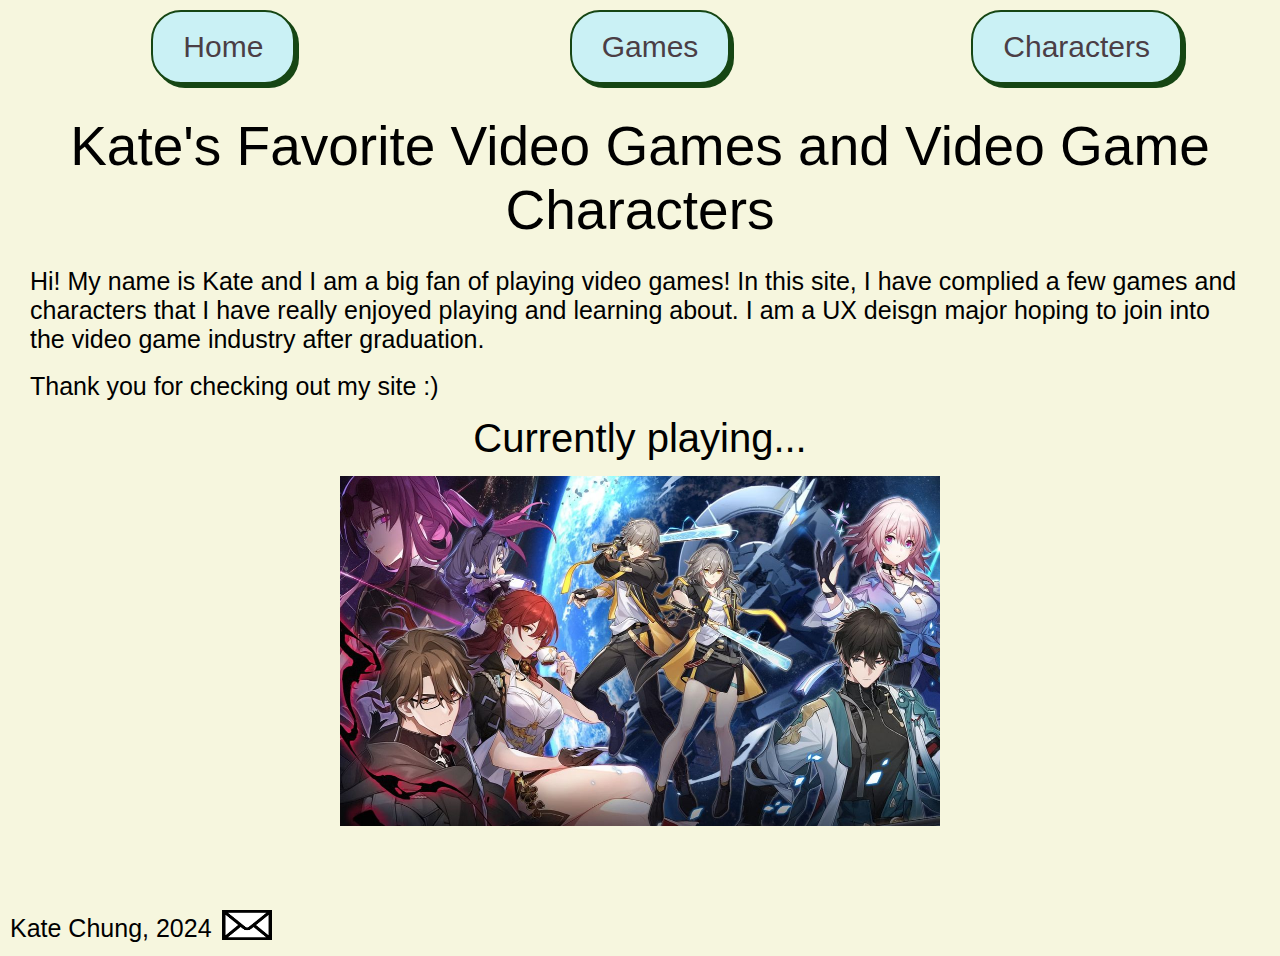
<file: index.html>
<!DOCTYPE html>
<html lang="en">
<head>
    <meta charset="UTF-8">
    <meta name="viewport" content="width=device-width, initial-scale=1.0">
    <link rel="stylesheet" href="css/reset.css">
    <link rel="stylesheet" href="css/style.css">
    <link rel="preconnect" href="https://fonts.googleapis.com">
    <title>Homepage</title>
</head>
<body>
    <a class = "skip" href = "#main">Skip to Main Content</a>
    <header>
        <nav>
            <ul class = "menu">
                <li><a href = "index.html"><button class = "active">Home</button></a></li>
                <li><a href = "games.html"><button>Games</button></a></li>
                <li><a href = "characters.html"><button>Characters</button></a></li>
            </ul>
        </nav>
        <h1>Kate's Favorite Video Games and Video Game Characters</h1>
    </header>
    <main id = "main">
        <div class = "grid-template">
            <div>
                <p class = "computer-border">Hi! My name is Kate and I am a big fan of playing video games! In this site, I have complied a few games and characters that I have really enjoyed playing and learning about. I am a UX deisgn major hoping to join into the video game industry after graduation.</p> <br>

                <p>Thank you for checking out my site :)</p>
            </div>
            <h2>Currently playing...</h2>
           <div id = "randImage">
                <img id = "randomImage" class = "computer-border">
           </div>
        </div>
    </main>
</body>
<footer class = "bottom-grid">
    <p>Kate Chung, 2024</p>
    <a href = "mailto:katchu@umich.edu"> <img class = "contact-icon" src = "images/mail_icon.jpeg" alt = "Email icon"> </a>
</footer>
<script src = "js/index.js"> </script>
</html>
</file>
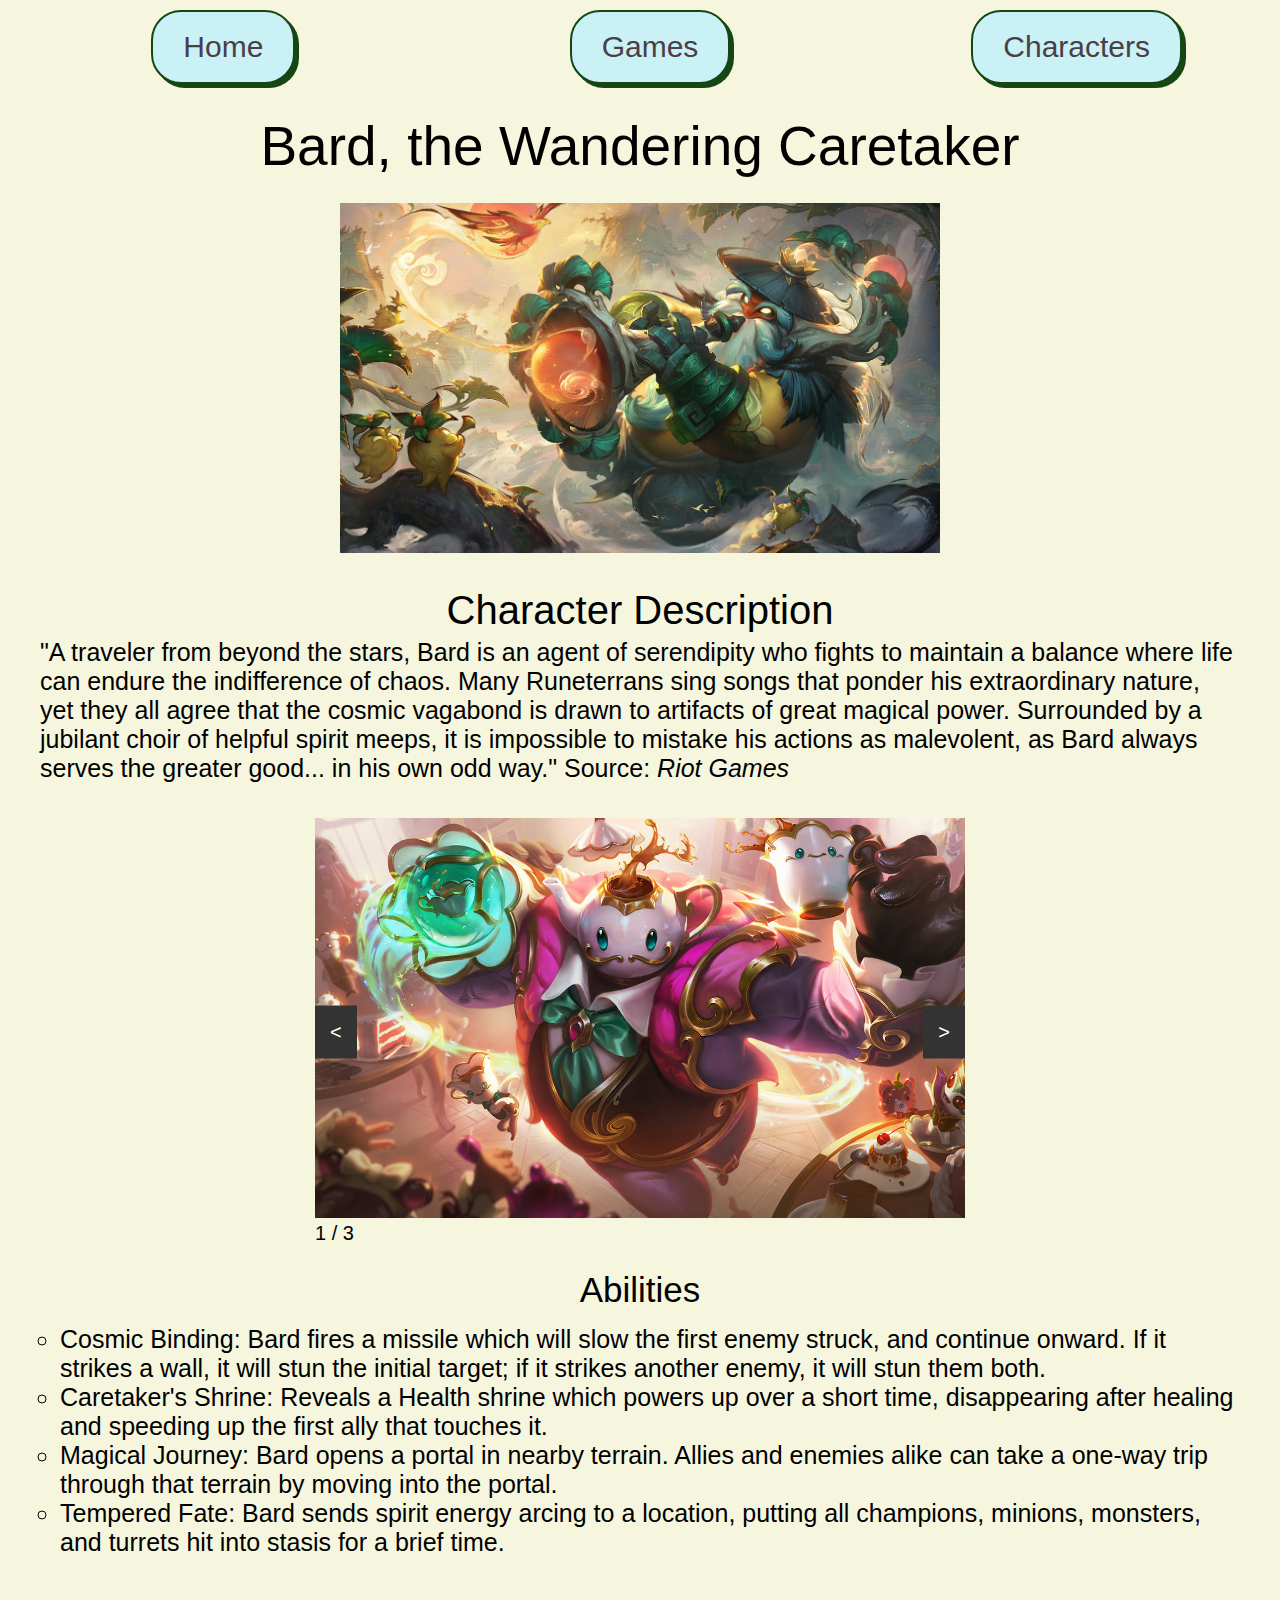
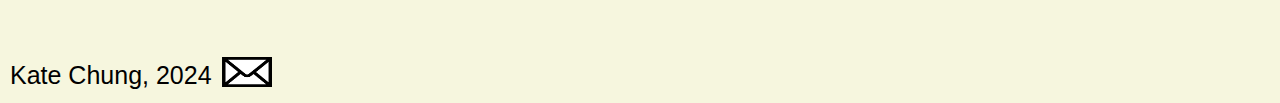
<file: bard.html>
<!DOCTYPE html>
<html lang="en">
<head>
    <meta charset="UTF-8">
    <meta name="viewport" content="width=device-width, initial-scale=1.0">
    <link rel="stylesheet" href="css/reset.css">
    <link rel="stylesheet" href="css/style.css">
    <title>Bard</title>
</head>
<body>
    <a class = "skip" href = "#main">Skip to Main Content</a>
    <header>
        <nav>
            <ul class = "menu">
                <li><a href = "index.html"><button>Home</button></a></li>
                <li><a href = "games.html"><button>Games</button></a></li>
                <li><a href = "characters.html"><button>Characters</button></a></li>
            </ul>
        </nav>
        <h1>Bard, the Wandering Caretaker</h1>
    </header>
    <main id = "main" class = "main">
        <div class = "bard-left"></div>

        <div class = "grid-template">
            <div class = "content-grid">
                <img src = "images/bard_main.jpeg">
            </div>

            <div class = "content-grid">
                <h2>Character Description</h2>
                <p>"A traveler from beyond the stars, Bard is an agent of serendipity who fights to maintain a balance where life can endure the indifference of chaos. Many Runeterrans sing songs that ponder his extraordinary nature, yet they all agree that the cosmic vagabond is drawn to artifacts of great magical power. Surrounded by a jubilant choir of helpful spirit meeps, it is impossible to mistake his actions as malevolent, as Bard always serves the greater good... in his own odd way." Source: <i>Riot Games</i></p>
            </div>

            <div class = "gallery">
                <figure>
                    <div class = "slide">
                        <img src = "images/bard_1.jpeg" alt = "Cafe Cuties Bard">
                        <figcaption>1 / 3</figcaption>
                    </div>
                </figure>

                <figure>
                    <div class = "slide">
                        <img src = "images/bard_2.jpeg" alt = "Bard stun">
                        <figcaption>2 / 3</figcaption>
                    </div>
                </figure>

                <figure>
                    <div class = "slide">
                        <img src = "images/bard_3.jpeg" alt = "Astronaut Bard">
                        <figcaption>3 / 3</figcaption>
                    </div>
                </figure>

                <button class="prev" onclick="plusSlides(-1)"><</button>
                <button class="next" onclick="plusSlides(1)">></button>
            </div>

            <div class = "content-grid facts">
                <h3>Abilities</h3>
                <ul>
                    <li>Cosmic Binding: Bard fires a missile which will slow the first enemy struck, and continue onward. If it strikes a wall, it will stun the initial target; if it strikes another enemy, it will stun them both.</li>
                    <li>Caretaker's Shrine: Reveals a Health shrine which powers up over a short time, disappearing after healing and speeding up the first ally that touches it.</li>
                    <li>Magical Journey: Bard opens a portal in nearby terrain. Allies and enemies alike can take a one-way trip through that terrain by moving into the portal.</li>
                    <li>Tempered Fate: Bard sends spirit energy arcing to a location, putting all champions, minions, monsters, and turrets hit into stasis for a brief time.</li>
                </ul>
            </div>
        </div>

        <div class = "bard-right"></div>
    </main>
</body>
<footer class = "bottom-grid">
    <p>Kate Chung, 2024</p>
    <a href = "mailto:katchu@umich.edu"> <img class = "contact-icon" src = "images/mail_icon.jpeg" alt = "Email icon"> </a>
</footer>
<script src = "js/page.js"> </script>
</html>
</file>
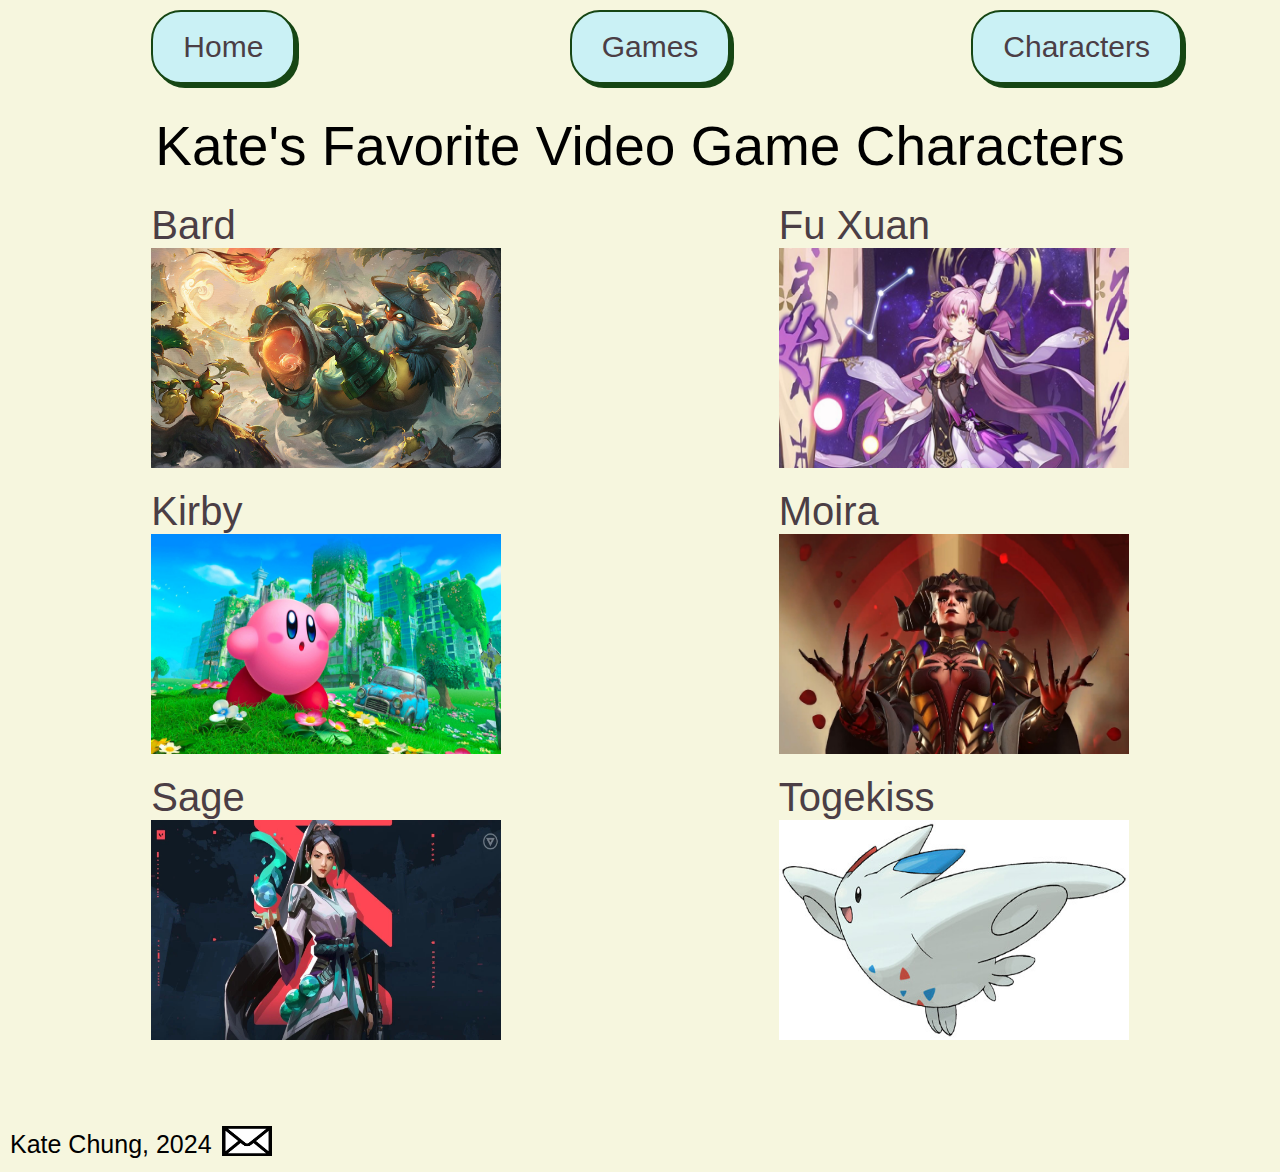
<file: characters.html>
<!DOCTYPE html>
<html lang="en">
<head>
    <meta charset="UTF-8">
    <meta name="viewport" content="width=device-width, initial-scale=1.0">
    <link rel="stylesheet" href="css/reset.css">
    <link rel="stylesheet" href="css/style.css">
    <title>Characters</title>
</head>
<body>
    <a class = "skip" href = "#main">Skip to Main Content</a>
    <header>
        <nav>
            <ul class = "menu">
                <li><a href = "index.html"><button>Home</button></a></li>
                <li><a href = "games.html"><button>Games</button></a></li>
                <li><a href = "characters.html"><button class = "active">Characters</button></a></li>
            </ul>
        </nav>
        <h1>Kate's Favorite Video Game Characters</h1>
    </header>
    <main id = "main">
        <div class = "grid-template games">
            <div class = "character-div">
                <a href = "bard.html">
                    <h2>Bard</h2>
                </a>
                <a href = "bard.html">
                    <img class = "example_b game-cover" src = "images/bard_main.jpeg" alt = "Bard splash art">  
                </a>
            </div>
            <div class = "character-div">
                <a href = "fu_xuan.html">
                    <h2>Fu Xuan</h2>
                </a>
                <a href = "fu_xuan.html"> 
                    <img class = "example_b game-cover" src = "images/fu_xuan_main.jpeg" alt = "Fu Xuan splash art"> 
                </a>
            </div>
            <div class = "character-div">
                <a href = "kirby.html">
                    <h2>Kirby</h2>
                </a>
                <a href = "kirby.html"> 
                    <img class = "example_b game-cover" src = "images/kirby_main.jpeg" alt = "Kirby splash art"> 
                </a>
            </div>
            <div class = "character-div">
                <a href= = "moira.html">
                    <h2>Moira</h2>
                </a>
                <a href = "moira.html"> 
                    <img class = "example_b game-cover" src = "images/moira_main.jpeg" alt = "Moira splash art"> 
                </a>
            </div>
            <div class = "character-div">
                <a href = "sage.html">
                    <h2>Sage</h2>
                </a>
                <a href = "sage.html"> 
                    <img class = "example_b game-cover" src = "images/sage_main.jpeg" alt = "Sage splash art"> 
                </a>
            </div>
            <div class = "character-div"> 
                <a href = "togekiss.html">
                    <h2>Togekiss</h2>
                </a>
                <a href = "togekiss.html"> 
                    <img class = "example_b game-cover" src = "images/togekiss_main.jpeg" alt = "Togekiss splash art"> 
                </a>
            </div>
    </main>
</body>
<footer class = "bottom-grid">
    <p>Kate Chung, 2024</p>
    <a href = "mailto:katchu@umich.edu"> <img class = "contact-icon" src = "images/mail_icon.jpeg" alt = "Email icon"> </a>
</footer>
</html>
</file>
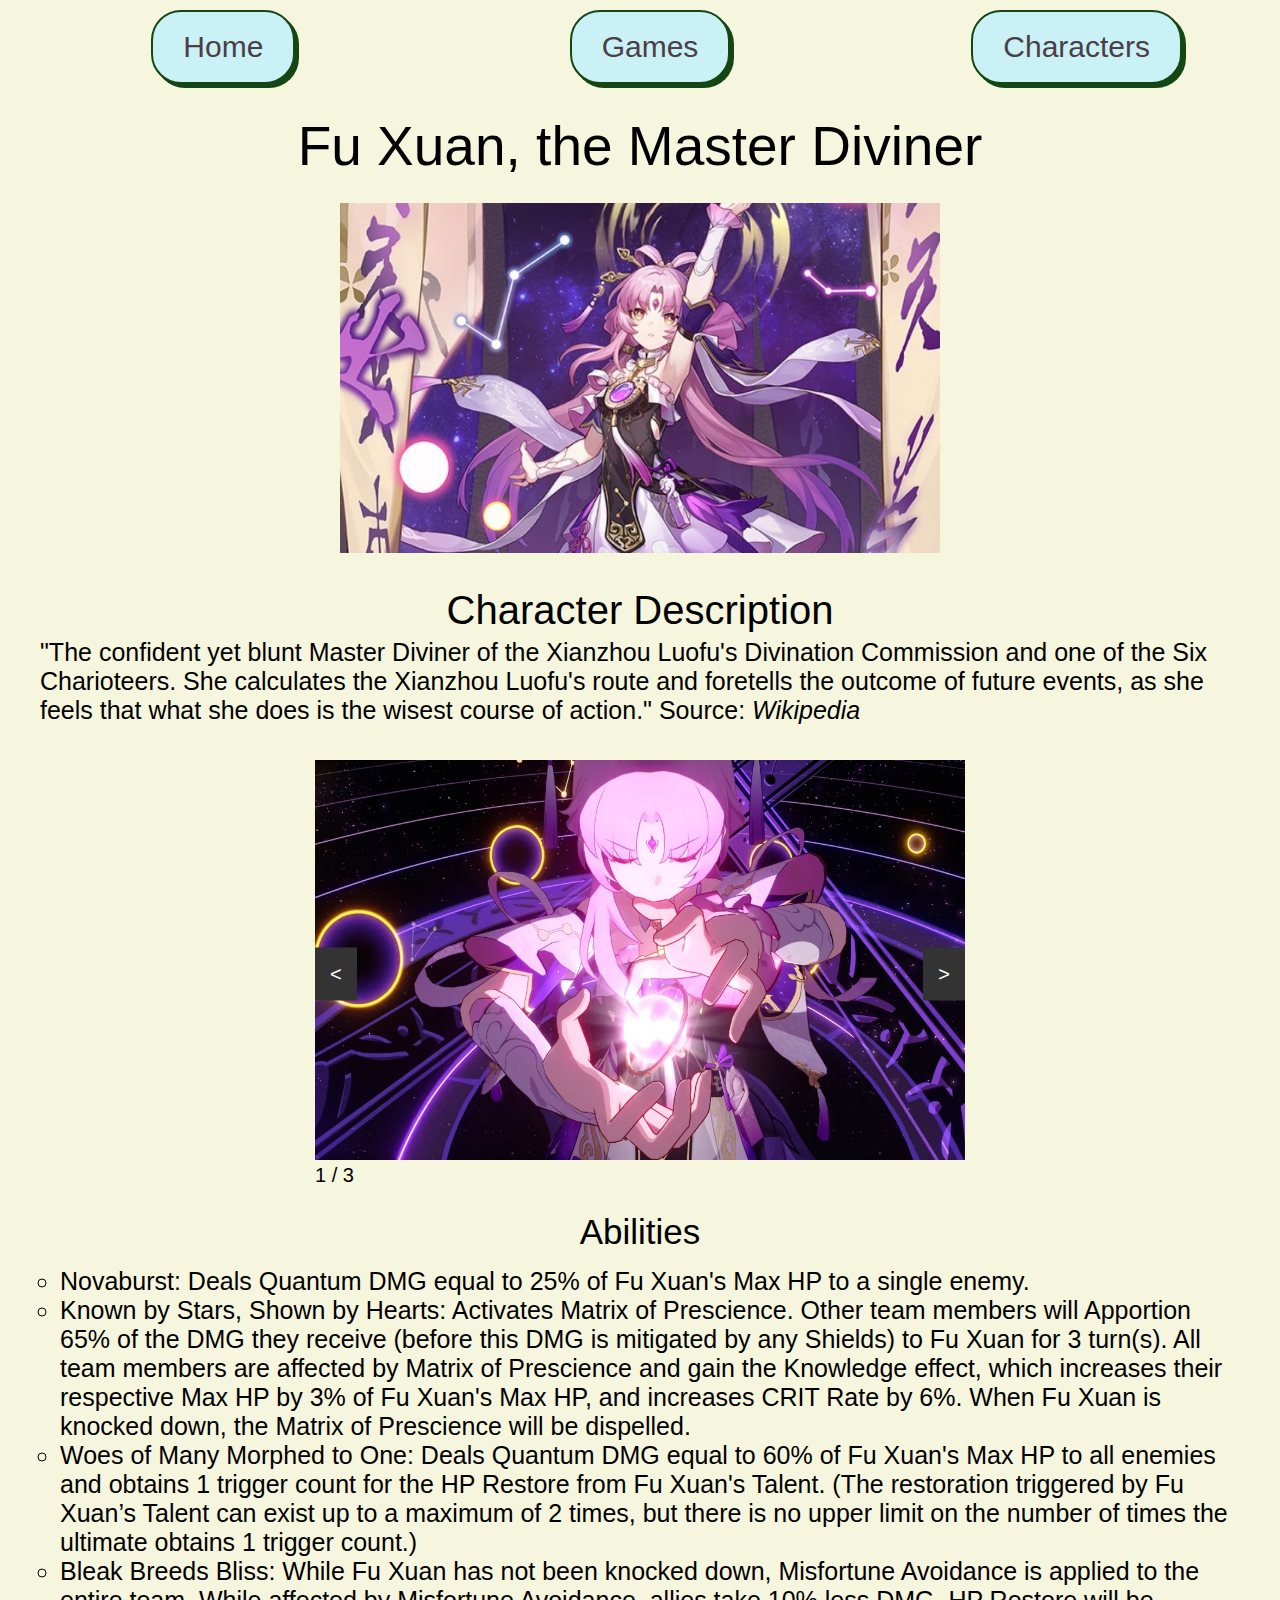
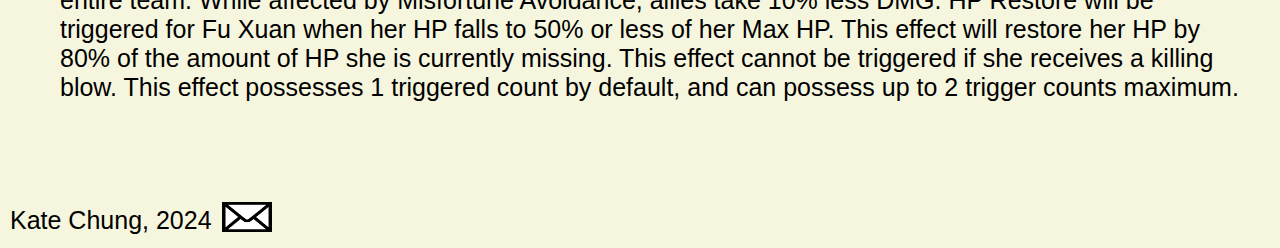
<file: fu_xuan.html>
<!DOCTYPE html>
<html lang="en">
<head>
    <meta charset="UTF-8">
    <meta name="viewport" content="width=device-width, initial-scale=1.0">
    <link rel="stylesheet" href="css/reset.css">
    <link rel="stylesheet" href="css/style.css">
    <title>Fu Xuan</title>
</head>
<body>
    <a class = "skip" href = "#main">Skip to Main Content</a>
    <header>
        <nav>
            <ul class = "menu">
                <li><a href = "index.html"><button>Home</button></a></li>
                <li><a href = "games.html"><button>Games</button></a></li>
                <li><a href = "characters.html"><button>Characters</button></a></li>
            </ul>
        </nav>
        <h1>Fu Xuan, the Master Diviner</h1>
    </header>
    <main id = "main" class = "main">
        <div class = "fu-xuan-left"></div>

        <div class = "grid-template">
            <div class = "content-grid">
                <img src = "images/fu_xuan_main.jpeg">
            </div>

            <div class = "content-grid">
                <h2>Character Description</h2>
                <p>"The confident yet blunt Master Diviner of the Xianzhou Luofu's Divination Commission and one of the Six Charioteers. She calculates the Xianzhou Luofu's route and foretells the outcome of future events, as she feels that what she does is the wisest course of action." Source: <i>Wikipedia</i></p>
            </div>

            <div class = "gallery">
                <figure>
                    <div class = "slide">
                        <img src = "images/fu_xuan_1.jpeg" alt = "Fu Xuan ulting">
                        <figcaption>1 / 3</figcaption>
                    </div>
                </figure>

                <figure>
                    <div class = "slide">
                        <img src = "images/fu_xuan_2.jpeg" alt = "Fu Xuan looking at her orb">
                        <figcaption>2 / 3</figcaption>
                    </div>
                </figure>

                <figure>
                    <div class = "slide">
                        <img src = "images/fu_xuan_3.jpeg" alt = "Fu Xuan gameplay">
                        <figcaption>3 / 3</figcaption>
                    </div>
                </figure>

                <button class="prev" onclick="plusSlides(-1)"><</button>
                <button class="next" onclick="plusSlides(1)">></button>
            </div>

            <div class = "content-grid facts">
                <h3>Abilities</h3>
                <ul>
                    <li>Novaburst: Deals Quantum DMG equal to 25% of Fu Xuan's Max HP to a single enemy.</li>
                    <li>Known by Stars, Shown by Hearts: Activates Matrix of Prescience. Other team members will Apportion 65% of the DMG they receive (before this DMG is mitigated by any Shields) to Fu Xuan for 3 turn(s). All team members are affected by Matrix of Prescience and gain the Knowledge effect, which increases their respective Max HP by 3% of Fu Xuan's Max HP, and increases CRIT Rate by 6%. When Fu Xuan is knocked down, the Matrix of Prescience will be dispelled.</li>
                    <li>Woes of Many Morphed to One: Deals Quantum DMG equal to 60% of Fu Xuan's Max HP to all enemies and obtains 1 trigger count for the HP Restore from Fu Xuan's Talent.
                        (The restoration triggered by Fu Xuan’s Talent can exist up to a maximum of 2 times, but there is no upper limit on the number of times the ultimate obtains 1 trigger count.)</li>
                    <li>Bleak Breeds Bliss: While Fu Xuan has not been knocked down, Misfortune Avoidance is applied to the entire team. While affected by Misfortune Avoidance, allies take 10% less DMG. HP Restore will be triggered for Fu Xuan when her HP falls to 50% or less of her Max HP. This effect will restore her HP by 80% of the amount of HP she is currently missing. This effect cannot be triggered if she receives a killing blow. This effect possesses 1 triggered count by default, and can possess up to 2 trigger counts maximum.</li>
                </ul>
            </div>
        </div>

        <div class = "fu-xuan-right"></div>
    </main>
</body>
<footer class = "bottom-grid">
    <p>Kate Chung, 2024</p>
    <a href = "mailto:katchu@umich.edu"> <img class = "contact-icon" src = "images/mail_icon.jpeg" alt = "Email icon"> </a>
</footer>
<script src = "js/page.js"> </script>
</html>
</file>
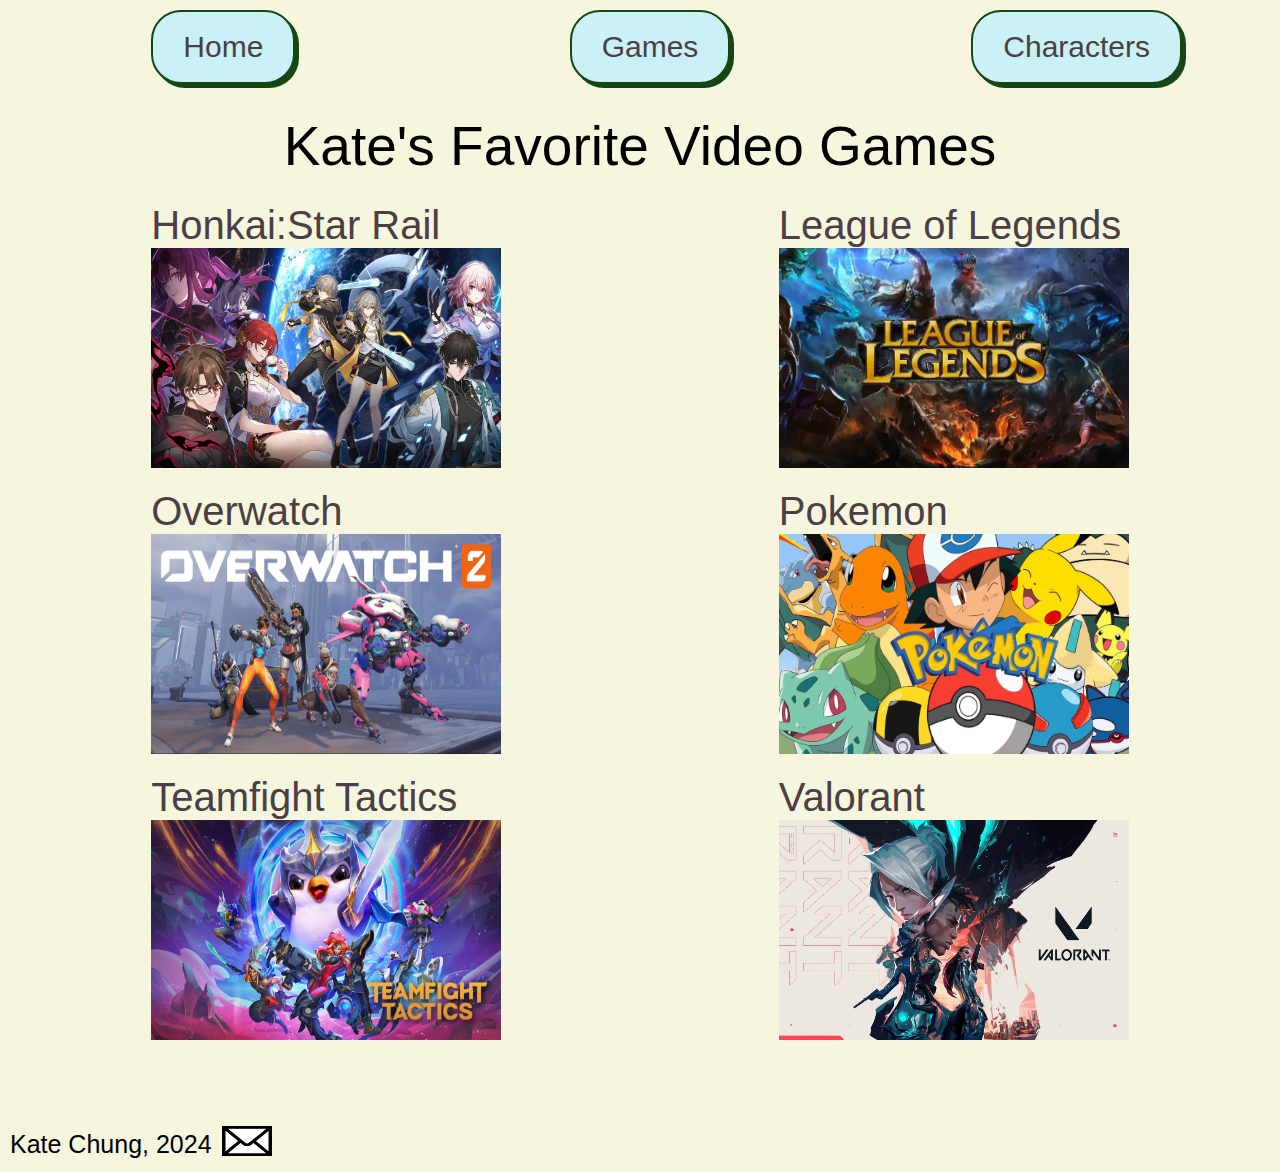
<file: games.html>
<!DOCTYPE html>
<html lang="en">
<head>
    <meta charset="UTF-8">
    <meta name="viewport" content="width=device-width, initial-scale=1.0">
    <link rel="stylesheet" href="css/reset.css">
    <link rel="stylesheet" href="css/style.css">
    <title>Games</title>
</head>
<body>
    <a class = "skip" href = "#main">Skip to Main Content</a>
    <header>
        <nav>
            <ul class = "menu">
                <li><a href = "index.html"><button>Home</button></a></li>
                <li><a href = "games.html"><button class = "active">Games</button></a></li>
                <li><a href = "characters.html"><button>Characters</button></a></li>
            </ul>
        </nav>
        <h1>Kate's Favorite Video Games</h1>
    </header>

    <main id = "main">
        <div class = "grid-template games">
            <div class = "game-div">
                <a href = "honkai.html">
                    <h2 class = "highlight">Honkai:Star Rail</h2>
                </a>
                <a href = "honkai.html"> 
                    <img class = "example_b game-cover" src = "images/honkai_main.jpeg" alt = "Honkai Star Rail splash art">  
                </a>
            </div>
            <div class = "game-div">
                <a href = "league.html">
                    <h2>League of Legends</h2>
                </a>
                <a href = "league.html"> 
                    <img class = "example_b game-cover" src = "images/league_main.jpeg" alt = "League of Legends splash art"> 
                </a>
            </div>
            <div class = "game-div">
                <a href = "overwatch.html">
                    <h2>Overwatch</h2>
                </a>
                <a href = "overwatch.html"> 
                    <img class = "example_b game-cover" src = "images/overwatch_main.jpeg" alt = "Overwatch splash art"> 
                </a>
            </div>
            <div class = "game-div">
                <a href = "pokemon.html">
                    <h2>Pokemon</h2>
                </a>
                <a href = "pokemon.html"> 
                    <img class = "example_b game-cover" src = "images/pokemon_main.jpeg" alt = "Pokemon splash art"> 
                </a>
            </div>
            <div class = "game-div">
                <a href = "tft.html">
                    <h2>Teamfight Tactics</h2>
                </a>
                <a href = "tft.html"> 
                    <img class = "example_b game-cover" src = "images/tft_main.jpeg" alt = "Teamfight Tactics splash art"> 
                </a>
            </div>
            <div class = "game-div">
                <a href = "valorant.html">
                    <h2>Valorant</h2>
                </a>
                <a href = "valorant.html"> 
                    <img class = "example_b game-cover" src = "images/valorant_main.jpeg" alt = "Valorant splash art"> 
                </a>
            </div>
        </div>
    </main>
</body>
<footer class = "bottom-grid">
    <p>Kate Chung, 2024</p>
    <a href = "mailto:katchu@umich.edu"> <img class = "contact-icon" src = "images/mail_icon.jpeg" alt = "Email icon"> </a>
</footer>
</html>
</file>
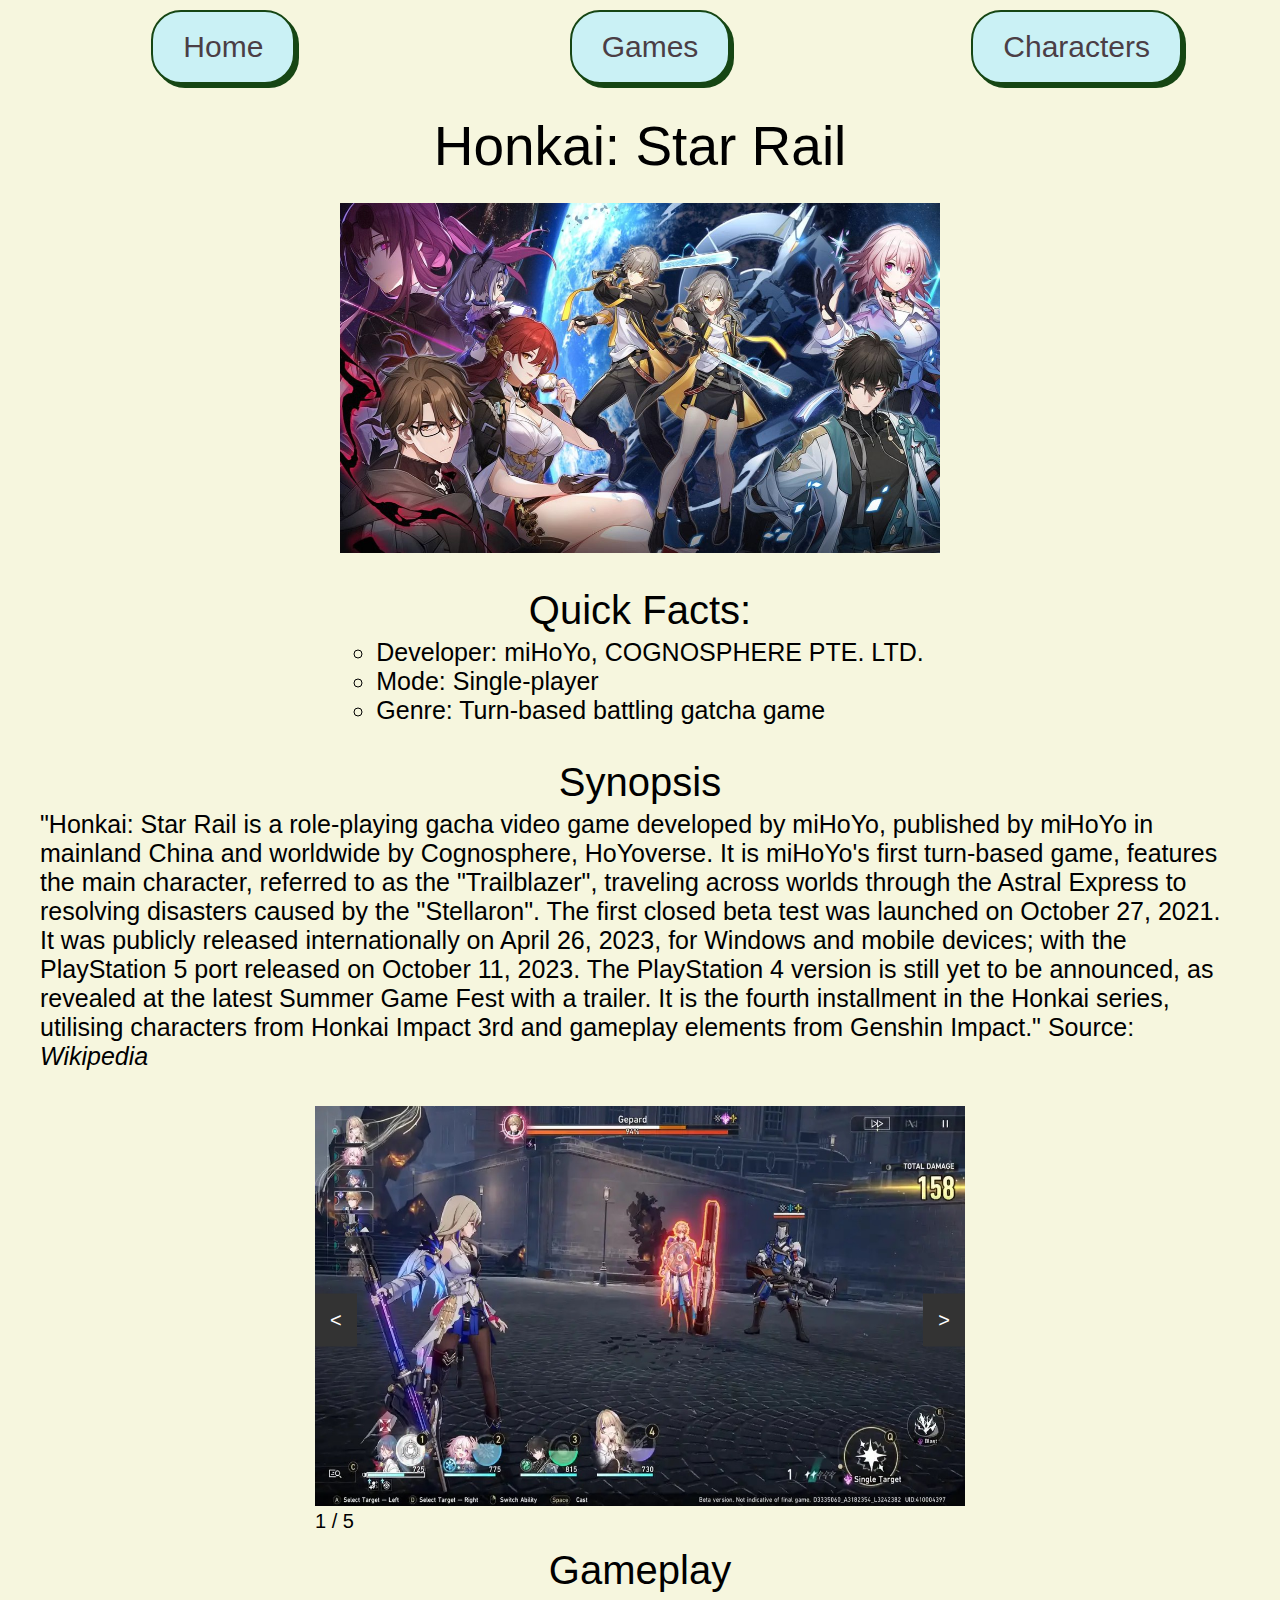
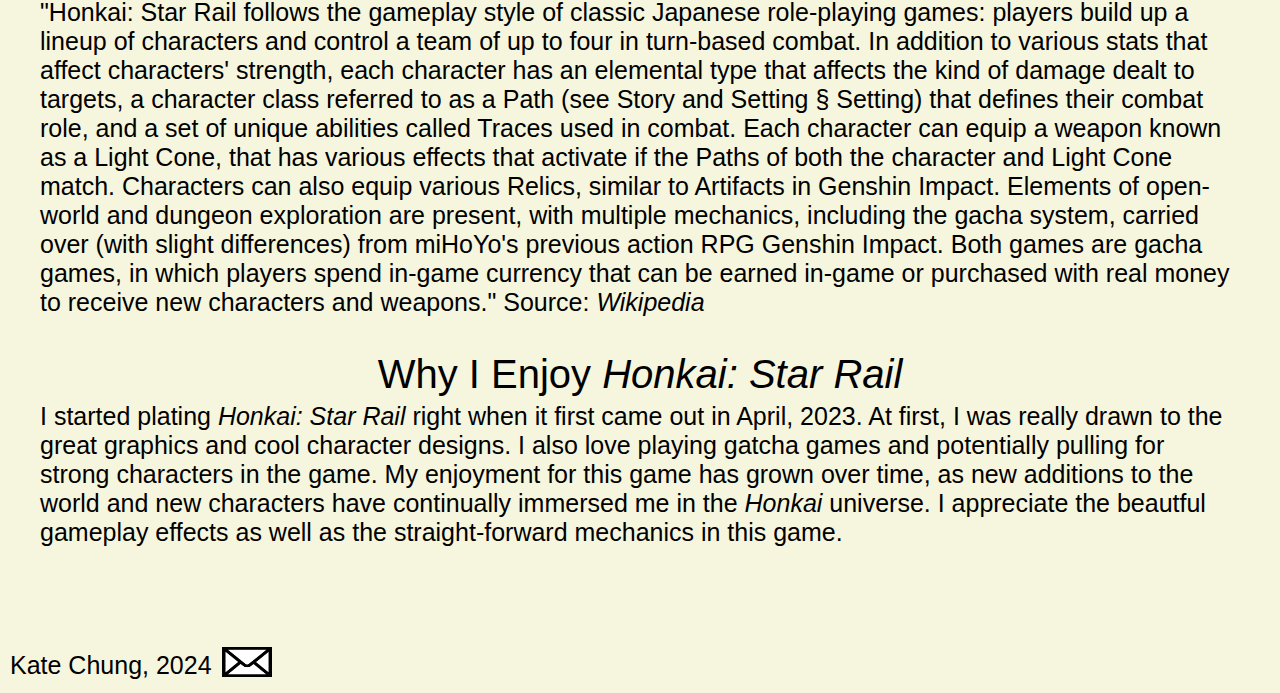
<file: honkai.html>
<!DOCTYPE html>
<html lang="en">
<head>
    <meta charset="UTF-8">
    <meta name="viewport" content="width=device-width, initial-scale=1.0">
    <link rel="stylesheet" href="css/reset.css">
    <link rel="stylesheet" href="css/style.css">
    <title>Honkai: Star Rail</title>
</head>
<body>
    <a class = "skip" href = "#main">Skip to Main Content</a>
    <header>
        <nav>
            <ul class = "menu">
                <li><a href = "index.html"><button>Home</button></a></li>
                <li><a href = "games.html"><button>Games</button></a></li>
                <li><a href = "characters.html"><button>Characters</button></a></li>
            </ul>
        </nav>
        <h1>Honkai: Star Rail</h1>
    </header>
    <main id = "main" class = "main">
        <div class = "honkai-left"></div>

        <div class = "grid-template">
            <div class = "content-grid">
                <img src = "images/honkai_main.jpeg" alt = "Honkai: Star Rail splash art">
            </div>

            <div class = "content-grid facts">
                <h2>Quick Facts:</h2>
                <ul>
                    <li>Developer: miHoYo, COGNOSPHERE PTE. LTD.</li>
                    <li>Mode: Single-player</li>
                    <li>Genre: Turn-based battling gatcha game</li>
                </ul>
            </div>

            <div class = "content-grid">
                <h2>Synopsis</h2>
                <p>"Honkai: Star Rail is a role-playing gacha video game developed by miHoYo, published by miHoYo in mainland China and worldwide by Cognosphere, HoYoverse. It is miHoYo's first turn-based game, features the main character, referred to as the "Trailblazer", traveling across worlds through the Astral Express to resolving disasters caused by the "Stellaron". The first closed beta test was launched on October 27, 2021. It was publicly released internationally on April 26, 2023, for Windows and mobile devices; with the PlayStation 5 port released on October 11, 2023. The PlayStation 4 version is still yet to be announced, as revealed at the latest Summer Game Fest with a trailer. It is the fourth installment in the Honkai series, utilising characters from Honkai Impact 3rd and gameplay elements from Genshin Impact." Source: <i>Wikipedia</i></p>
            </div>

            <div class = "gallery">
                <figure>
                    <div class = "slide">
                        <img src = "images/honkai_1.jpeg" alt = "Honkai gameplay">
                        <figcaption>1 / 5</figcaption>
                    </div>
                </figure>

                <figure>
                    <div class = "slide">
                        <img src = "images/honkai_2.jpeg" alt = "Honkai world exploration">
                        <figcaption>2 / 5</figcaption>
                    </div>
                </figure>

                <figure>
                    <div class = "slide">
                        <img src = "images/honkai_3.png" alt = "Honkai character warp">
                        <figcaption>3 / 5</figcaption>
                    </div>
                </figure>

                <figure>
                    <div class = "slide">
                        <img src = "images/honkai_4.jpeg" alt = "Honkai boss battle">
                        <figcaption>4 / 5</figcaption>
                    </div>
                </figure>

                <figure>
                    <div class = "slide">
                        <img src = "images/honkai_5.jpeg" alt = "Honkai event materials">
                        <figcaption>5 / 5</figcaption>
                    </div>
                </figure>

                <button class="prev" onclick="plusSlides(-1)"><</button>
                <button class="next" onclick="plusSlides(1)">></button>
            </div>

            <div class = "content-grid">
                <h2>Gameplay</h2>
                <p>"Honkai: Star Rail follows the gameplay style of classic Japanese role-playing games: players build up a lineup of characters and control a team of up to four in turn-based combat. In addition to various stats that affect characters' strength, each character has an elemental type that affects the kind of damage dealt to targets, a character class referred to as a Path (see Story and Setting § Setting) that defines their combat role, and a set of unique abilities called Traces used in combat. Each character can equip a weapon known as a Light Cone, that has various effects that activate if the Paths of both the character and Light Cone match. Characters can also equip various Relics, similar to Artifacts in Genshin Impact. Elements of open-world and dungeon exploration are present, with multiple mechanics, including the gacha system, carried over (with slight differences) from miHoYo's previous action RPG Genshin Impact. Both games are gacha games, in which players spend in-game currency that can be earned in-game or purchased with real money to receive new characters and weapons." Source: <i>Wikipedia</i></p>
            </div>

            <div class = "content-grid">
                <h2>Why I Enjoy <i>Honkai: Star Rail</i></h2>
                <p>I started plating <i>Honkai: Star Rail</i> right when it first came out in April, 2023. At first, I was really drawn to the great graphics and cool character designs. I also love playing gatcha games and potentially pulling for strong characters in the game. My enjoyment for this game has grown over time, as new additions to the world and new characters have continually immersed me in the <i>Honkai</i> universe. I appreciate the beautful gameplay effects as well as the straight-forward mechanics in this game.</p>
            </div>
        </div>

        <div class = "honkai-right"></div>
    </main>
</body>
<footer class = "bottom-grid">
    <p>Kate Chung, 2024</p>
    <a href = "mailto:katchu@umich.edu"> <img class = "contact-icon" src = "images/mail_icon.jpeg" alt = "Email icon"> </a>
</footer>
<script src = "js/page.js"> </script>
</html>
</file>
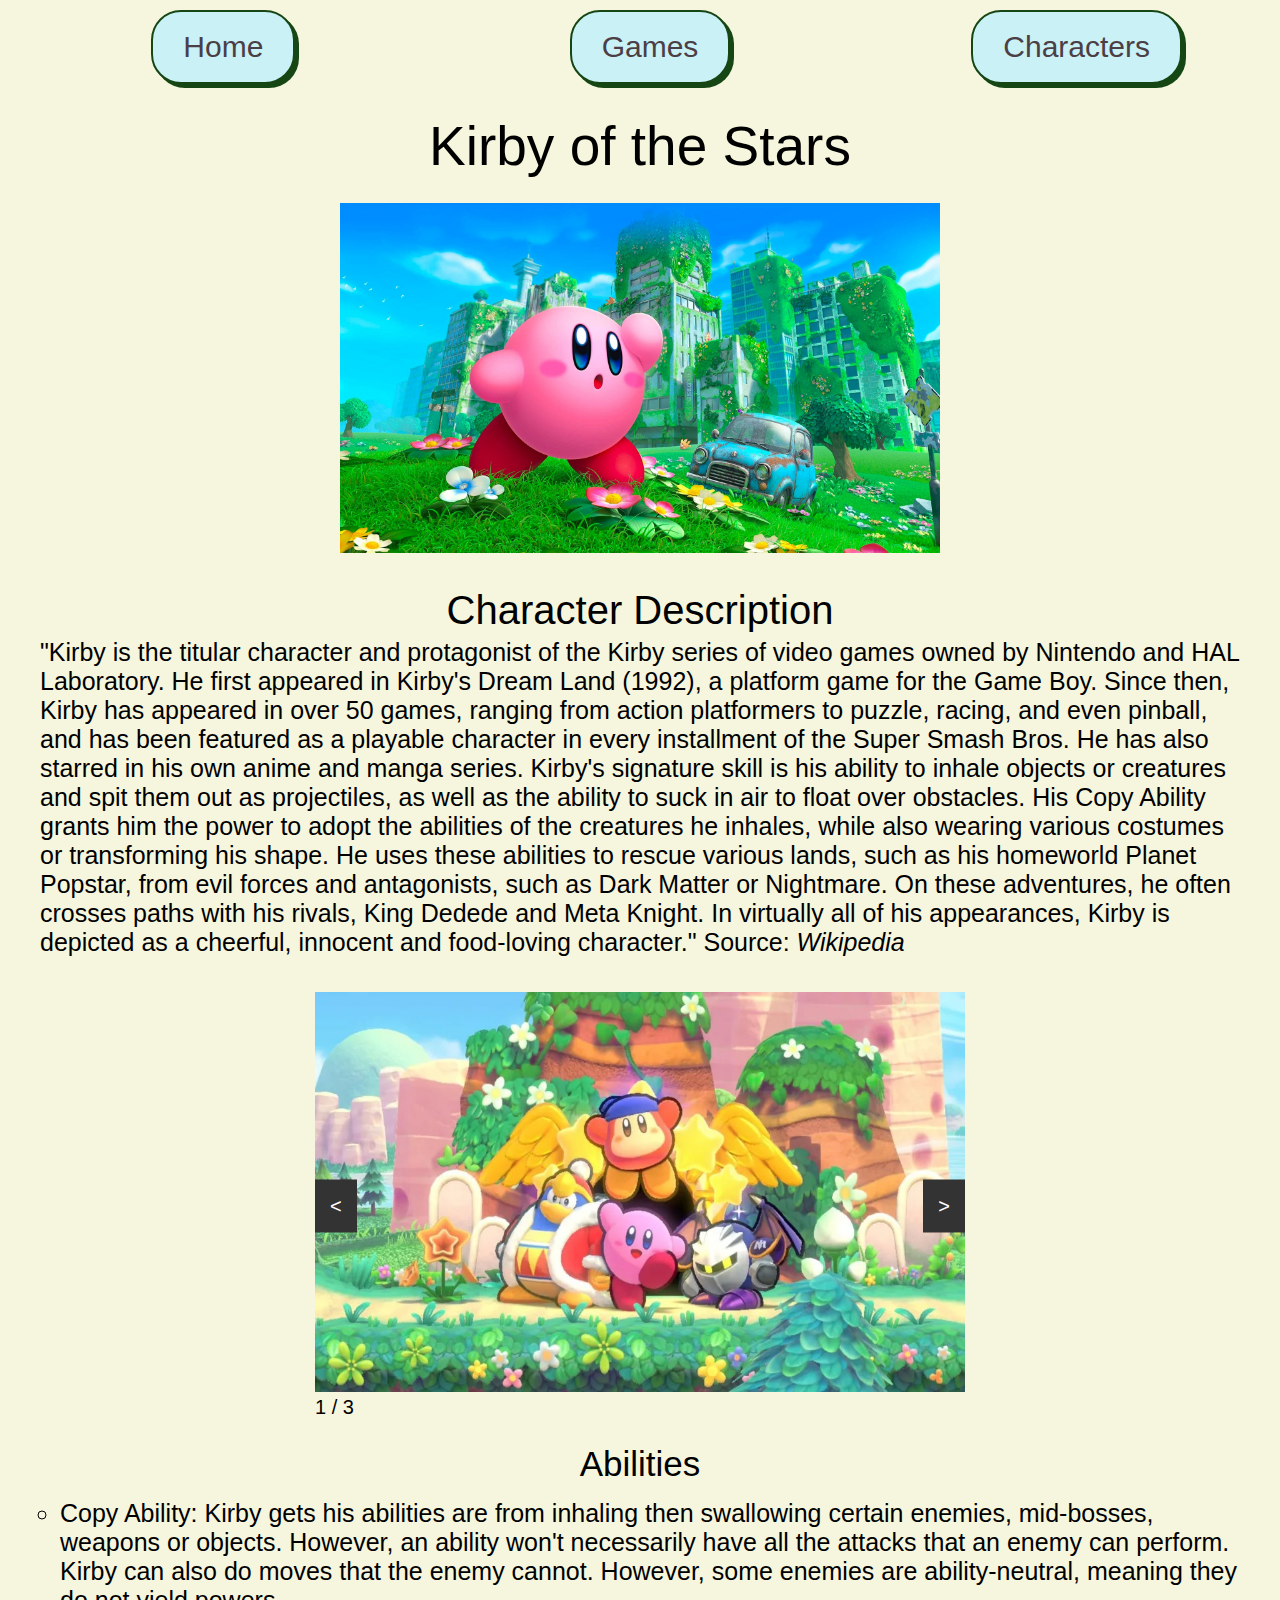
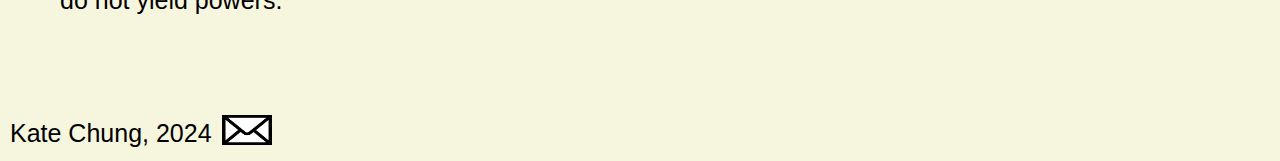
<file: kirby.html>
<!DOCTYPE html>
<html lang="en">
<head>
    <meta charset="UTF-8">
    <meta name="viewport" content="width=device-width, initial-scale=1.0">
    <link rel="stylesheet" href="css/reset.css">
    <link rel="stylesheet" href="css/style.css">
    <title>Kirby</title>
</head>
<body>
    <a class = "skip" href = "#main">Skip to Main Content</a>
    <header>
        <nav>
            <ul class = "menu">
                <li><a href = "index.html"><button>Home</button></a></li>
                <li><a href = "games.html"><button>Games</button></a></li>
                <li><a href = "characters.html"><button>Characters</button></a></li>
            </ul>
        </nav>
        <h1>Kirby of the Stars</h1>
    </header>
    <main id = "main" class = "main">
        <div class = "kirby-left"></div>

        <div class = "grid-template">
            <div class = "content-grid">
                <img src = "images/kirby_main.jpeg">
            </div>
            <div class = "content-grid">
                <h2>Character Description</h2>
                <p>"Kirby is the titular character and protagonist of the Kirby series of video games owned by Nintendo and HAL Laboratory. He first appeared in Kirby's Dream Land (1992), a platform game for the Game Boy. Since then, Kirby has appeared in over 50 games, ranging from action platformers to puzzle, racing, and even pinball, and has been featured as a playable character in every installment of the Super Smash Bros. He has also starred in his own anime and manga series. Kirby's signature skill is his ability to inhale objects or creatures and spit them out as projectiles, as well as the ability to suck in air to float over obstacles. His Copy Ability grants him the power to adopt the abilities of the creatures he inhales, while also wearing various costumes or transforming his shape. He uses these abilities to rescue various lands, such as his homeworld Planet Popstar, from evil forces and antagonists, such as Dark Matter or Nightmare. On these adventures, he often crosses paths with his rivals, King Dedede and Meta Knight. In virtually all of his appearances, Kirby is depicted as a cheerful, innocent and food-loving character." Source: <i>Wikipedia</i></p>
            </div>

            <div class = "gallery">
                <figure>
                    <div class = "slide">
                        <img src = "images/kirby_1.jpeg" alt = "Kirby and friends">
                        <figcaption>1 / 3</figcaption>
                    </div>
                </figure>

                <figure>
                    <div class = "slide">
                        <img src = "images/kirby_2.jpeg" alt = "Kirby forms">
                        <figcaption>2 / 3</figcaption>
                    </div>
                </figure>

                <figure>
                    <div class = "slide">
                        <img src = "images/kirby_3.jpeg" alt = "Kirby gameplay">
                        <figcaption>3 / 3</figcaption>  
                    </div>
                </figure>

                <button class="prev" onclick="plusSlides(-1)"><</button>
                <button class="next" onclick="plusSlides(1)">></button>
            </div>

            <div class = "content-grid facts">
                <h3>Abilities</h3>
                <ul>
                    <li>Copy Ability: Kirby gets his abilities are from inhaling then swallowing certain enemies, mid-bosses, weapons or objects. However, an ability won't necessarily have all the attacks that an enemy can perform. Kirby can also do moves that the enemy cannot. However, some enemies are ability-neutral, meaning they do not yield powers.</li>
                </ul>
            </div>
        </div>
        
        <div class = "kirby-right"></div>
        </main>
    </main>
</body>
<footer class = "bottom-grid">
    <p>Kate Chung, 2024</p>
    <a href = "mailto:katchu@umich.edu"> <img class = "contact-icon" src = "images/mail_icon.jpeg" alt = "Email icon"> </a>
</footer>
<script src = "js/page.js"> </script>
</html>
</file>
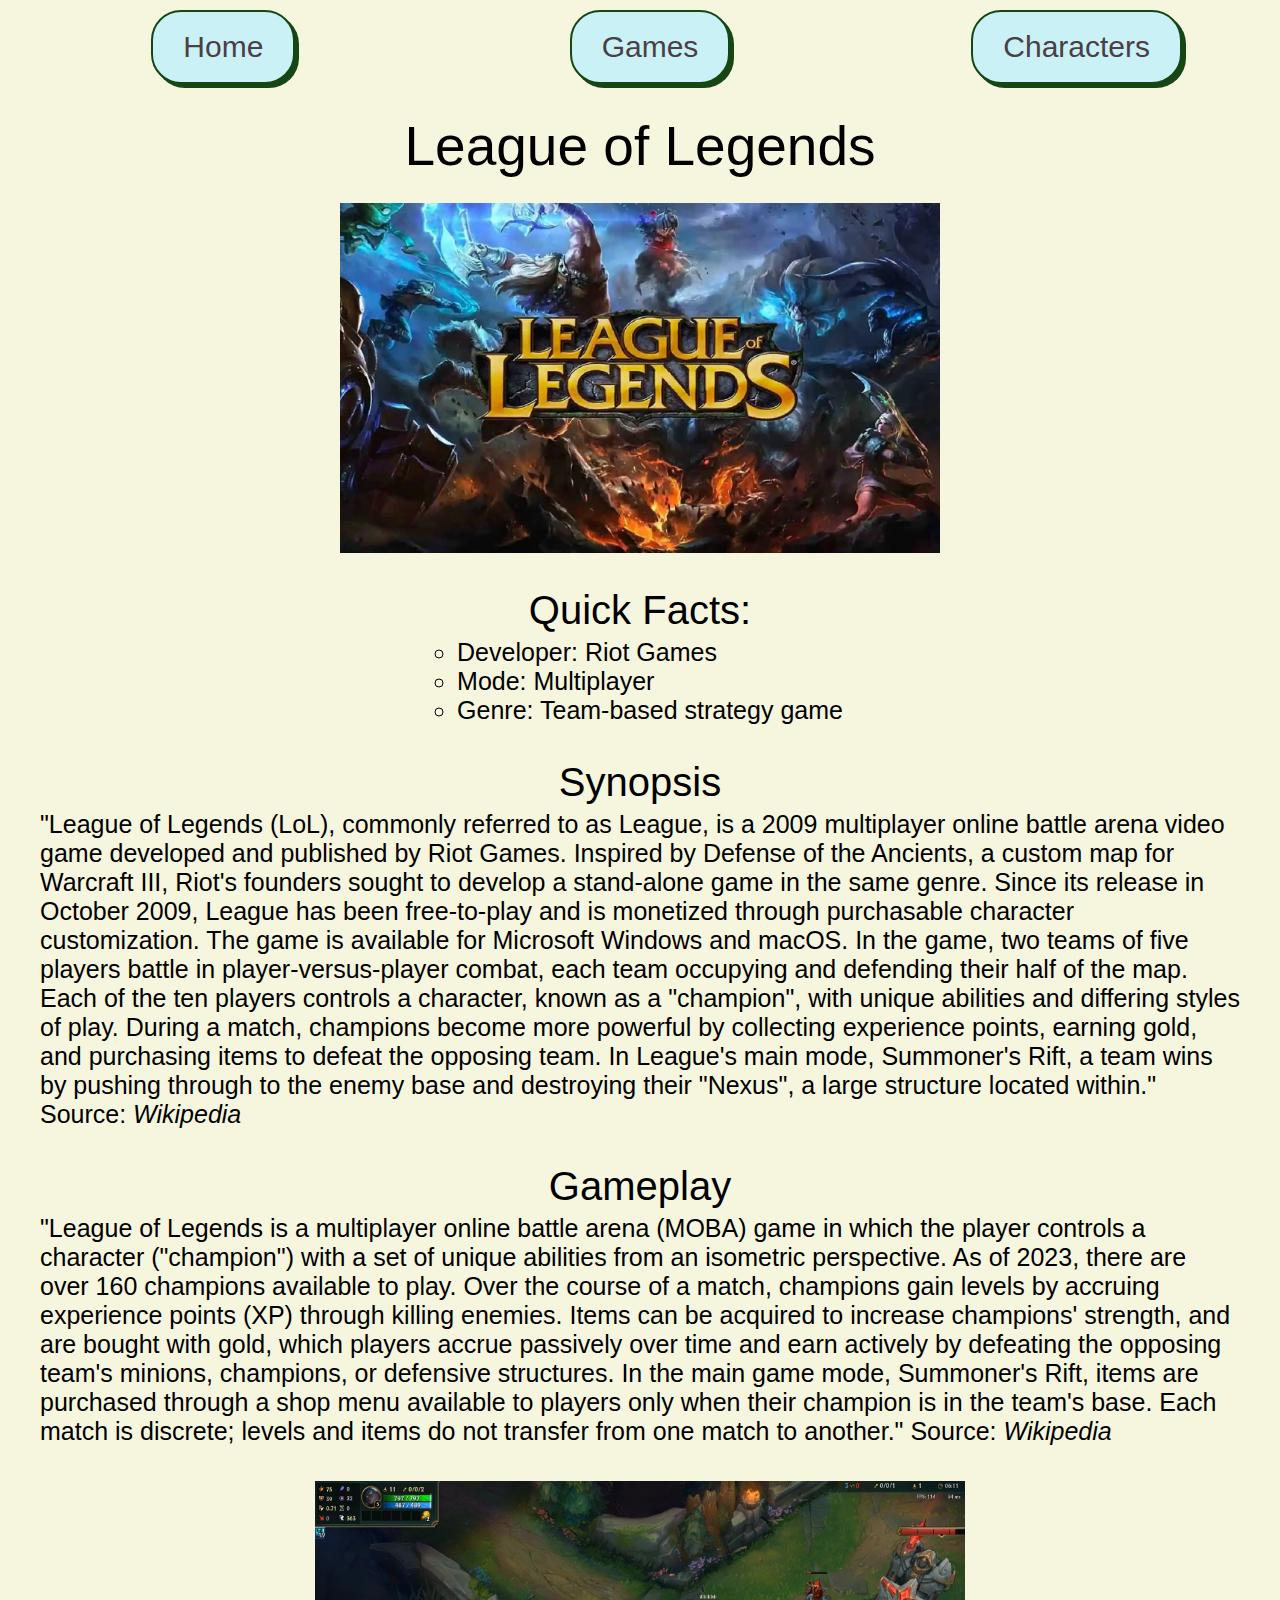
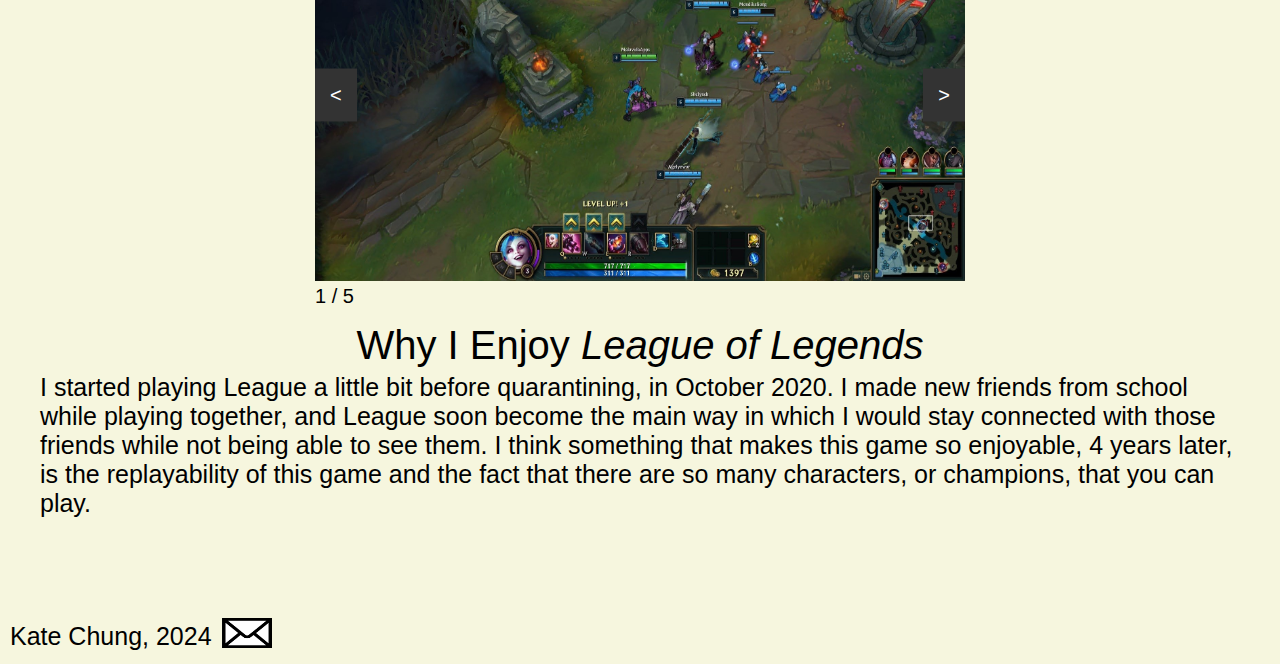
<file: league.html>
<!DOCTYPE html>
<html lang="en">
<head>
    <meta charset="UTF-8">
    <meta name="viewport" content="width=device-width, initial-scale=1.0">
    <link rel="stylesheet" href="css/reset.css">
    <link rel="stylesheet" href="css/style.css">
    <title>League of Legends</title>
</head>
<body>
    <a class = "skip" href = "#main">Skip to Main Content</a>
    <header>
        <nav>
            <ul class = "menu">
                <li><a href = "index.html"><button>Home</button></a></li>
                <li><a href = "games.html"><button>Games</button></a></li>
                <li><a href = "characters.html"><button>Characters</button></a></li>
            </ul>
        </nav>
        <h1>League of Legends</h1>
    </header>
    <main id = "main" class = "main">
        <div class = "league-left"></div>

        <div class = "grid-template">
            <div class = "content-grid">
                <img src = "images/league_main.jpeg" alt = "League of Legends splash art">
            </div>

            <div class = "content-grid facts">
                <h2>Quick Facts:</h2>
                <ul>
                    <li>Developer: Riot Games</li>
                    <li>Mode: Multiplayer</li>
                    <li>Genre: Team-based strategy game</li>
                </ul>
            </div>

            <div class = "content-grid">
                <h2>Synopsis</h2>
                <p>"League of Legends (LoL), commonly referred to as League, is a 2009 multiplayer online battle arena video game developed and published by Riot Games. Inspired by Defense of the Ancients, a custom map for Warcraft III, Riot's founders sought to develop a stand-alone game in the same genre. Since its release in October 2009, League has been free-to-play and is monetized through purchasable character customization. The game is available for Microsoft Windows and macOS. In the game, two teams of five players battle in player-versus-player combat, each team occupying and defending their half of the map. Each of the ten players controls a character, known as a "champion", with unique abilities and differing styles of play. During a match, champions become more powerful by collecting experience points, earning gold, and purchasing items to defeat the opposing team. In League's main mode, Summoner's Rift, a team wins by pushing through to the enemy base and destroying their "Nexus", a large structure located within." Source: <i>Wikipedia</i></p>
            </div>

            <div class = "content-grid">
                <h2>Gameplay</h2>
                <p>"League of Legends is a multiplayer online battle arena (MOBA) game in which the player controls a character ("champion") with a set of unique abilities from an isometric perspective. As of 2023, there are over 160 champions available to play. Over the course of a match, champions gain levels by accruing experience points (XP) through killing enemies. Items can be acquired to increase champions' strength, and are bought with gold, which players accrue passively over time and earn actively by defeating the opposing team's minions, champions, or defensive structures. In the main game mode, Summoner's Rift, items are purchased through a shop menu available to players only when their champion is in the team's base. Each match is discrete; levels and items do not transfer from one match to another." Source: <i>Wikipedia</i></p>
            </div>

            <div class = "gallery">
                <figure>
                    <div class = "slide">
                        <img src = "images/league_1.jpeg" alt = "League of Legends gameplay">
                        <figcaption>1 / 5</figcaption>
                    </div>
                </figure>

                <figure>
                    <div class = "slide">
                        <img src = "images/league_2.jpeg" alt = "League of Legends loading screen">
                        <figcaption>2 / 5</figcaption>
                    </div>
                </figure>

                <figure>
                    <div class = "slide">
                        <img src = "images/league_3.jpeg" alt = "League of Legends ARAM map">
                        <figcaption>3 / 5</figcaption>
                    </div>
                </figure>

                <figure>
                    <div class = "slide">
                        <img src = "images/league_4.jpeg" alt = "League of Legends shop">
                        <figcaption>4 / 5</figcaption>
                    </div>
                </figure>

                <figure>
                    <div class = "slide">
                        <img src = "images/league_5.jpeg" alt = "League of Legends battle">
                        <figcaption>5 / 5</figcaption>
                    </div>
                </figure>

                <button class="prev" onclick="plusSlides(-1)"><</button>
                <button class="next" onclick="plusSlides(1)">></button>
            </div>

            <div class = "content-grid">
                <h2>Why I Enjoy <i>League of Legends</i></h2>
                <p>I started playing League a little bit before quarantining, in October 2020. I made new friends from school while playing together, and League soon become the main way in which I would stay connected with those friends while not being able to see them. I think something that makes this game so enjoyable, 4 years later, is the replayability of this game and the fact that there are so many characters, or champions, that you can play.</p>
            </div>
        </div>

        <div class = "league-right"></div>
    </main>
</body>
<footer class = "bottom-grid">
    <p>Kate Chung, 2024</p>
    <a href = "mailto:katchu@umich.edu"> <img class = "contact-icon" src = "images/mail_icon.jpeg" alt = "Email icon"> </a>
</footer>
<script src = "js/page.js"> </script>
</html>
</file>
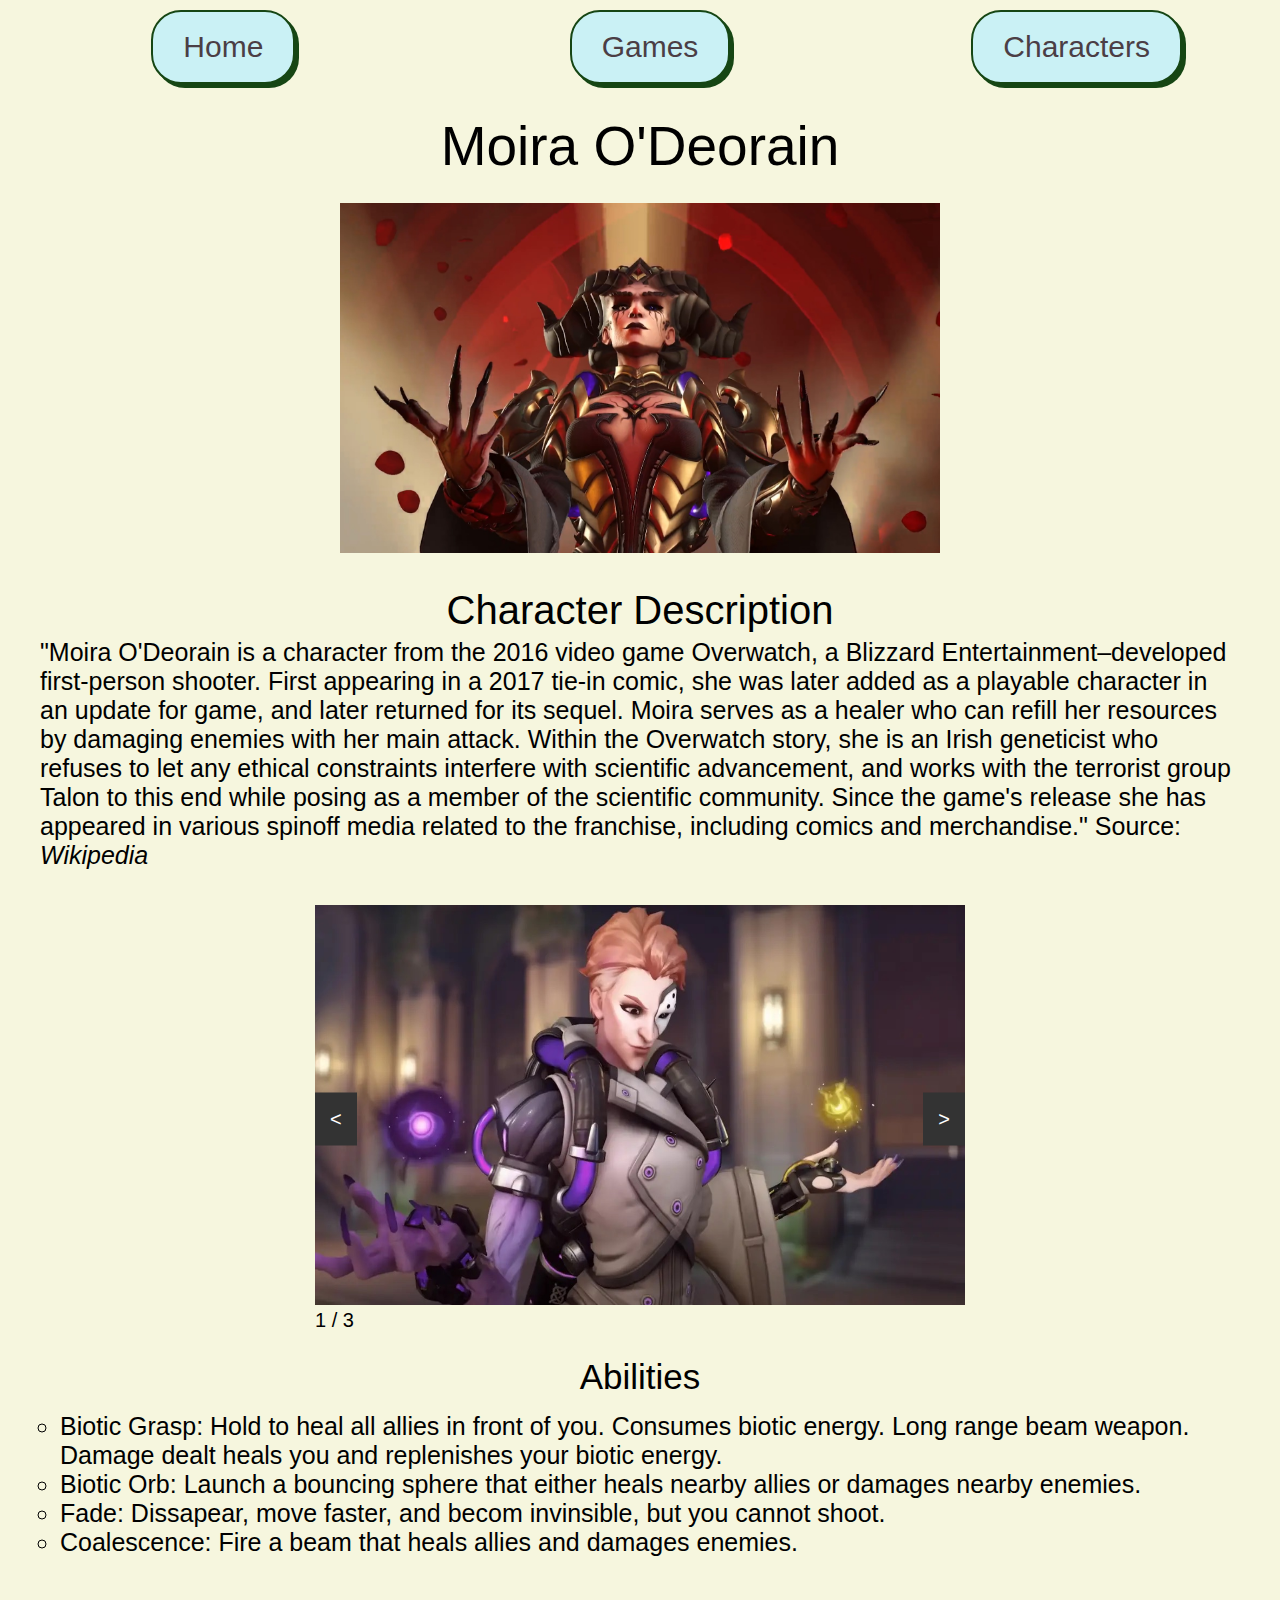
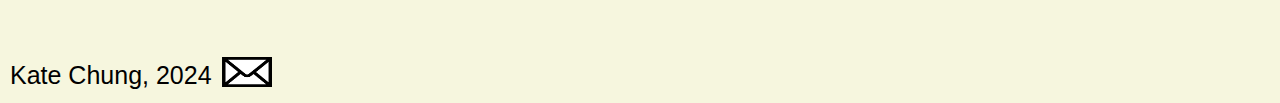
<file: moira.html>
<!DOCTYPE html>
<html lang="en">
<head>
    <meta charset="UTF-8">
    <meta name="viewport" content="width=device-width, initial-scale=1.0">
    <link rel="stylesheet" href="css/reset.css">
    <link rel="stylesheet" href="css/style.css">
    <title>Moira</title>
</head>
<body>
    <a class = "skip" href = "#main">Skip to Main Content</a>
    <header>
        <nav>
            <ul class = "menu">
                <li><a href = "index.html"><button>Home</button></a></li>
                <li><a href = "games.html"><button>Games</button></a></li>
                <li><a href = "characters.html"><button>Characters</button></a></li>
            </ul>
        </nav>
        <h1>Moira O'Deorain</h1>
    </header>
    <main id = "main" class = "main">
        <div class = "moira-left"></div>

        <div class = "grid-template">
            <div class = "content-grid">
                <img src = "images/moira_main.jpeg">
            </div>
            <div class = "content-grid">
                <h2>Character Description</h2>
                <p>"Moira O'Deorain is a character from the 2016 video game Overwatch, a Blizzard Entertainment–developed first-person shooter. First appearing in a 2017 tie-in comic, she was later added as a playable character in an update for game, and later returned for its sequel. Moira serves as a healer who can refill her resources by damaging enemies with her main attack. Within the Overwatch story, she is an Irish geneticist who refuses to let any ethical constraints interfere with scientific advancement, and works with the terrorist group Talon to this end while posing as a member of the scientific community. Since the game's release she has appeared in various spinoff media related to the franchise, including comics and merchandise." Source: <i>Wikipedia</i></p>
            </div>

            <div class = "gallery">
                <figure>
                    <div class = "slide">
                        <img src = "images/moira_1.jpeg" alt = "Moira holding her two orbs">
                        <figcaption>1 / 3</figcaption>
                    </div>
                </figure>

                <figure>
                    <div class = "slide">
                        <img src = "images/moira_2.png" alt = "Moira character selection">
                        <figcaption>2 / 3</figcaption>
                    </div>
                </figure>

                <figure>
                    <div class = "slide">
                        <img src = "images/moira_3.jpeg" alt = "Moira in game point of view">
                        <figcaption>3 / 3</figcaption>
                    </div>
                </figure>

                <button class="prev" onclick="plusSlides(-1)"><</button>
                <button class="next" onclick="plusSlides(1)">></button>
            </div>

            <div class = "content-grid facts">
                <h3>Abilities</h3>
                <ul>
                    <li>Biotic Grasp: Hold to heal all allies in front of you. Consumes biotic energy. Long range beam weapon. Damage dealt heals you and replenishes your biotic energy.</li>
                    <li>Biotic Orb: Launch a bouncing sphere that either heals nearby allies or damages nearby enemies.</li>
                    <li>Fade: Dissapear, move faster, and becom invinsible, but you cannot shoot.</li>
                    <li>Coalescence: Fire a beam that heals allies and damages enemies.</li>
                </ul>
            </div>
        </div>

        <div class = "moira-right"></div>
    </main>
</body>
<footer class = "bottom-grid">
    <p>Kate Chung, 2024</p>
    <a href = "mailto:katchu@umich.edu"> <img class = "contact-icon" src = "images/mail_icon.jpeg" alt = "Email icon"> </a>
</footer>
<script src = "js/page.js"> </script>
</html>
</file>
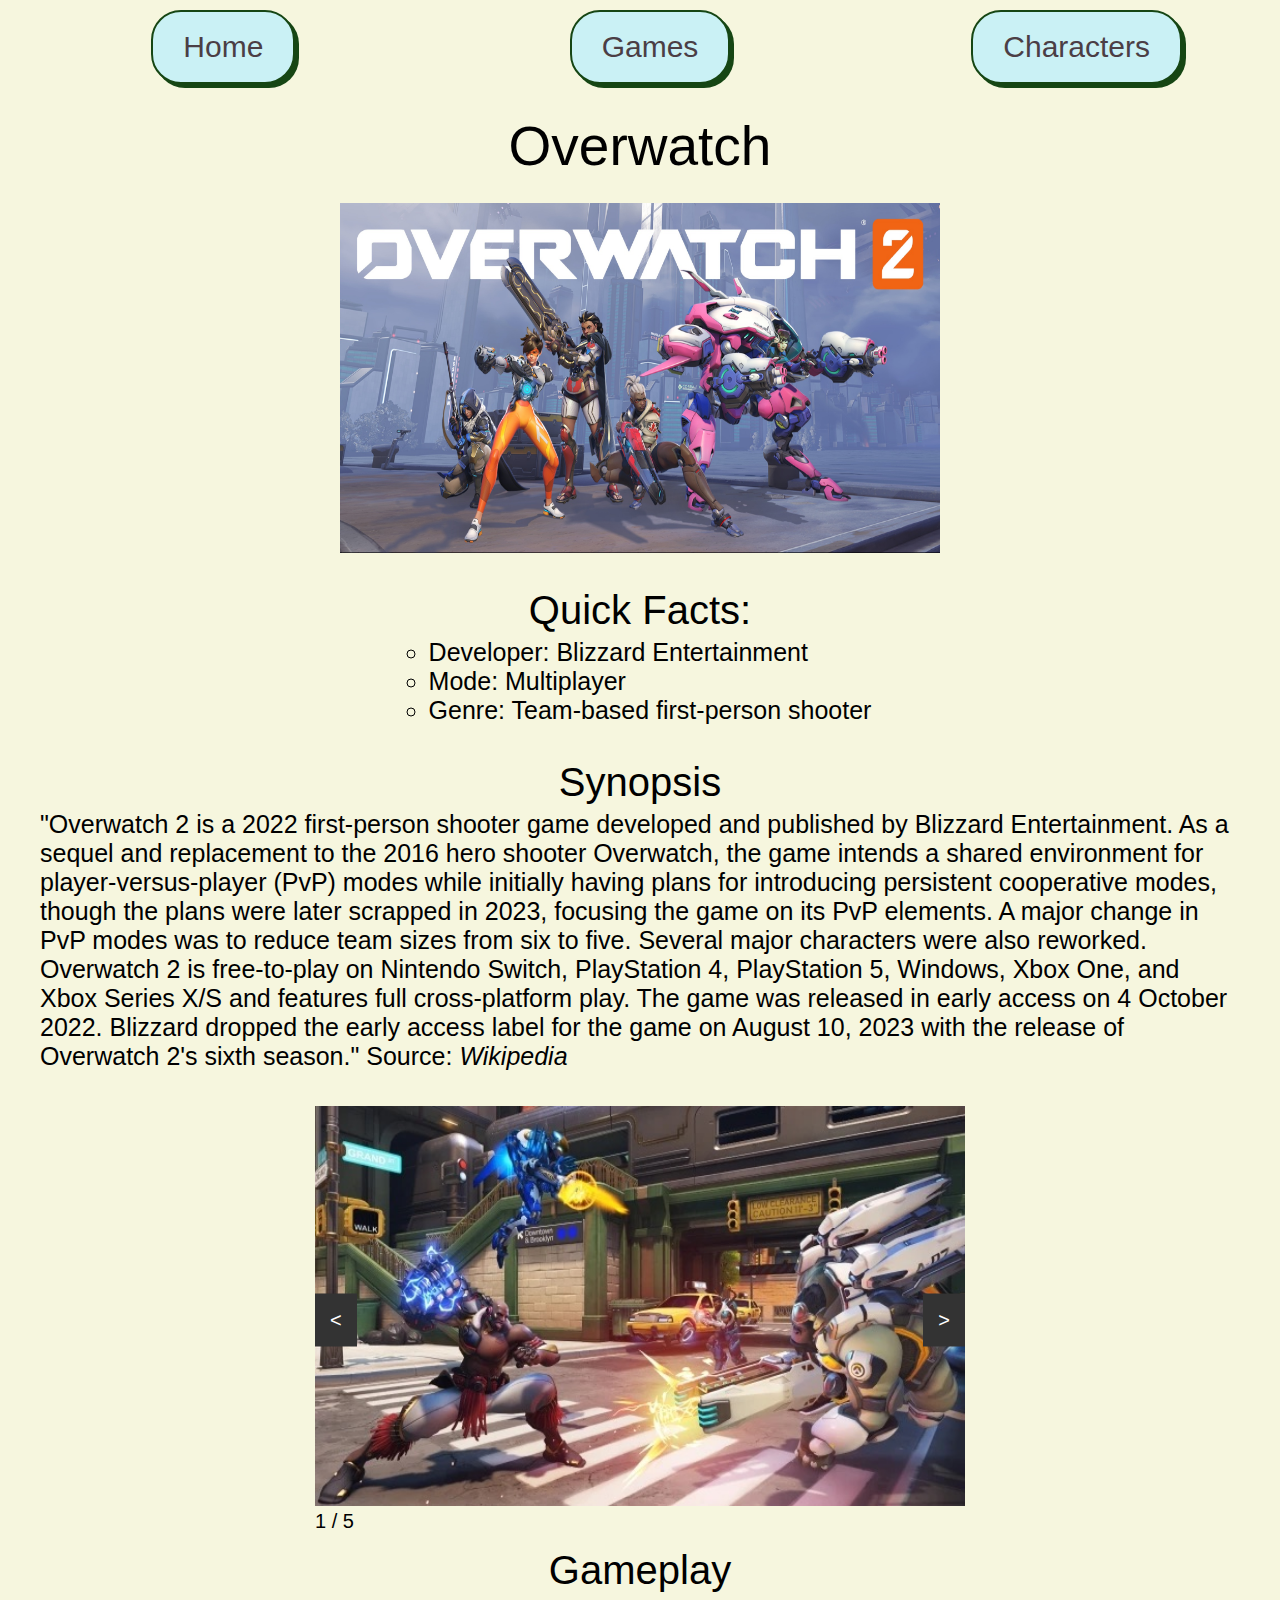
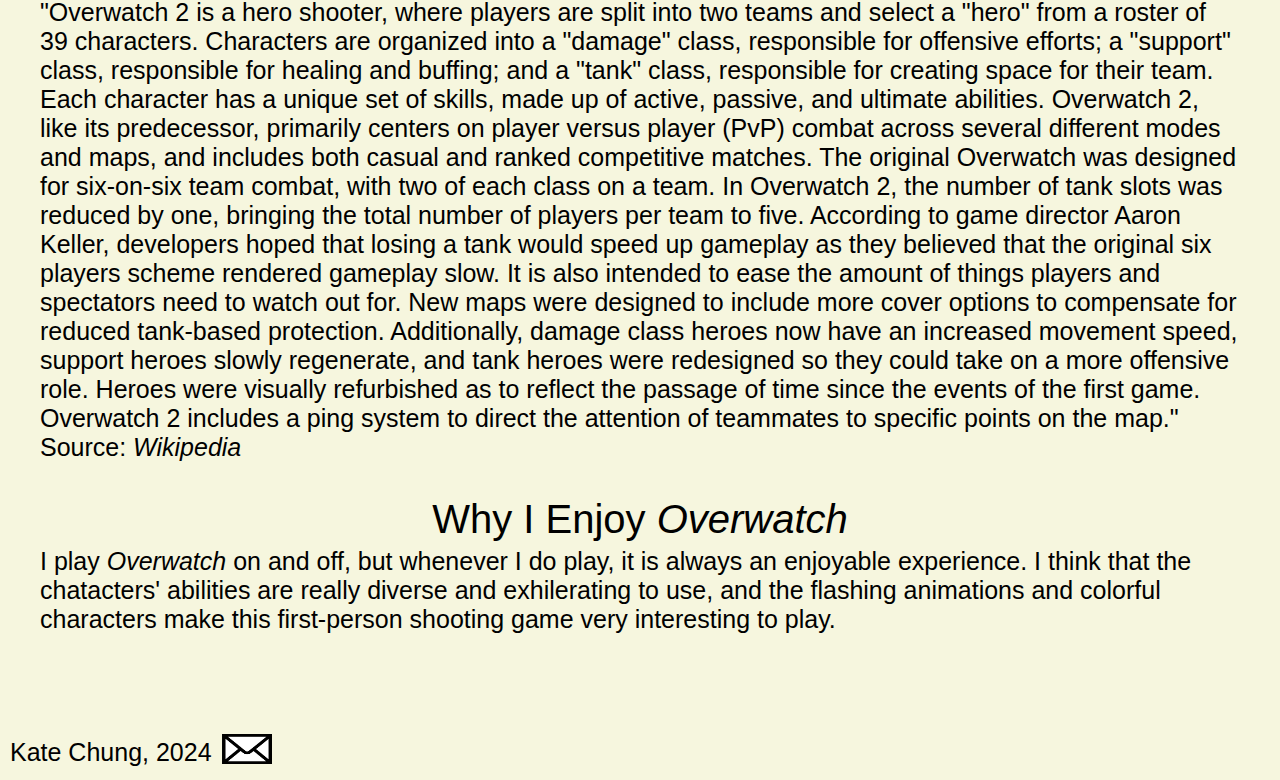
<file: overwatch.html>
<!DOCTYPE html>
<html lang="en">
<head>
    <meta charset="UTF-8">
    <meta name="viewport" content="width=device-width, initial-scale=1.0">
    <link rel="stylesheet" href="css/reset.css">
    <link rel="stylesheet" href="css/style.css">
    <title>Overwatch</title>
</head>
<body>
    <a class = "skip" href = "#main">Skip to Main Content</a>
    <header>
        <nav>
            <ul class = "menu">
                <li><a href = "index.html"><button>Home</button></a></li>
                <li><a href = "games.html"><button>Games</button></a></li>
                <li><a href = "characters.html"><button>Characters</button></a></li>
            </ul>
        </nav>
        <h1>Overwatch</h1>
    </header>
    <main id = "main" class = "main">
        <div class = "overwatch-left"></div>

        <div class = "grid-template">
            <div class = "content-grid">
                <img src = "images/overwatch_main.jpeg" alt = "Overwatch cover splash art">
            </div>

            <div class = "content-grid facts">
                <h2>Quick Facts:</h2>
                <ul>
                    <li>Developer: Blizzard Entertainment</li>
                    <li>Mode: Multiplayer</li>
                    <li>Genre: Team-based first-person shooter</li>
                </ul>
            </div>

            <div class = "content-grid">
                <h2>Synopsis</h2>
                <p>"Overwatch 2 is a 2022 first-person shooter game developed and published by Blizzard Entertainment. As a sequel and replacement to the 2016 hero shooter Overwatch, the game intends a shared environment for player-versus-player (PvP) modes while initially having plans for introducing persistent cooperative modes, though the plans were later scrapped in 2023, focusing the game on its PvP elements. A major change in PvP modes was to reduce team sizes from six to five. Several major characters were also reworked. Overwatch 2 is free-to-play on Nintendo Switch, PlayStation 4, PlayStation 5, Windows, Xbox One, and Xbox Series X/S and features full cross-platform play. The game was released in early access on 4 October 2022. Blizzard dropped the early access label for the game on August 10, 2023 with the release of Overwatch 2's sixth season." Source: <i>Wikipedia</i></p>
            </div>

            <div class = "gallery">
                <figure>
                    <div class = "slide">
                        <img src = "images/overwatch_1.jpeg" alt = "Overwatch gameplay">
                        <figcaption>1 / 5</figcaption>
                    </div>
                </figure>

                <figure>
                    <div class = "slide">
                        <img src = "images/overwatch_2.jpeg" alt = "Zarya point of view">
                        <figcaption>2 / 5</figcaption>
                    </div>
                </figure>

                <figure>
                    <div class = "slide">
                        <img src = "images/overwatch_3.jpeg" alt = "Overwatch loading screen">
                        <figcaption>3 / 5</figcaption>
                    </div>
                </figure>

                <figure>
                    <div class = "slide">
                        <img src = "images/overwatch_4.jpeg" alt = "Overwatch character selection screen">
                        <figcaption>4 / 5</figcaption>
                    </div>
                </figure>

                <figure>
                    <div class = "slide">
                        <img src = "images/overwatch_5.jpg" alt = "Overwatch point capture">
                        <figcaption>5 / 5</figcaption>
                    </div>
                </figure>

                <button class="prev" onclick="plusSlides(-1)"><</button>
                <button class="next" onclick="plusSlides(1)">></button>
            </div>

            <div class = "content-grid">
                <h2>Gameplay</h2>
                <p>"Overwatch 2 is a hero shooter, where players are split into two teams and select a "hero" from a roster of 39 characters. Characters are organized into a "damage" class, responsible for offensive efforts; a "support" class, responsible for healing and buffing; and a "tank" class, responsible for creating space for their team. Each character has a unique set of skills, made up of active, passive, and ultimate abilities. Overwatch 2, like its predecessor, primarily centers on player versus player (PvP) combat across several different modes and maps, and includes both casual and ranked competitive matches. The original Overwatch was designed for six-on-six team combat, with two of each class on a team. In Overwatch 2, the number of tank slots was reduced by one, bringing the total number of players per team to five. According to game director Aaron Keller, developers hoped that losing a tank would speed up gameplay as they believed that the original six players scheme rendered gameplay slow. It is also intended to ease the amount of things players and spectators need to watch out for. New maps were designed to include more cover options to compensate for reduced tank-based protection. Additionally, damage class heroes now have an increased movement speed, support heroes slowly regenerate, and tank heroes were redesigned so they could take on a more offensive role. Heroes were visually refurbished as to reflect the passage of time since the events of the first game. Overwatch 2 includes a ping system to direct the attention of teammates to specific points on the map." Source: <i>Wikipedia</i></p>
            </div>

            <div class = "content-grid">
                <h2>Why I Enjoy <i>Overwatch</i></h2>
                <p>I play <i>Overwatch</i> on and off, but whenever I do play, it is always an enjoyable experience. I think that the chatacters' abilities are really diverse and exhilerating to use, and the flashing animations and colorful characters make this first-person shooting game very interesting to play.</p>
            </div>
        </div>
        <div class = "overwatch-right"></div>
    </main>
</body>
<footer class = "bottom-grid">
    <p>Kate Chung, 2024</p>
    <a href = "mailto:katchu@umich.edu"> <img class = "contact-icon" src = "images/mail_icon.jpeg" alt = "Email icon"> </a>
</footer>
<script src = "js/page.js"> </script>
</html>
</file>
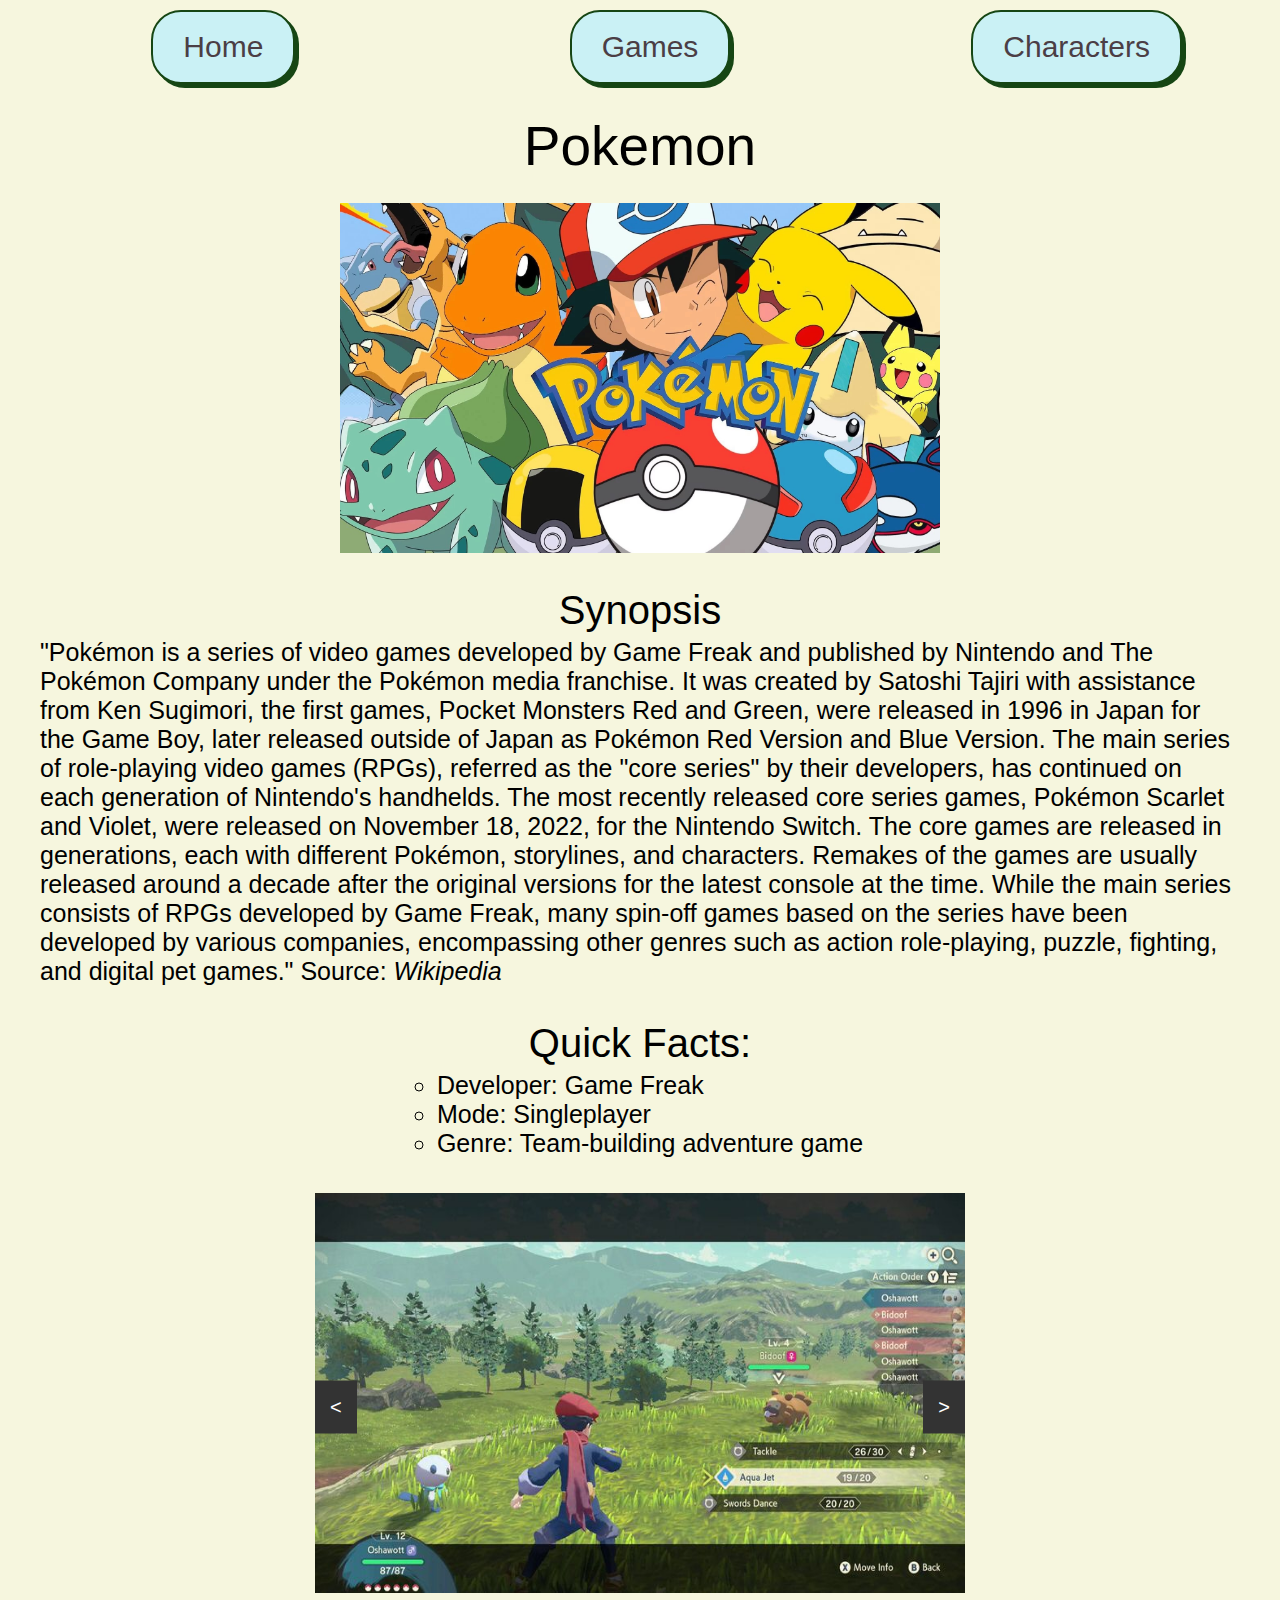
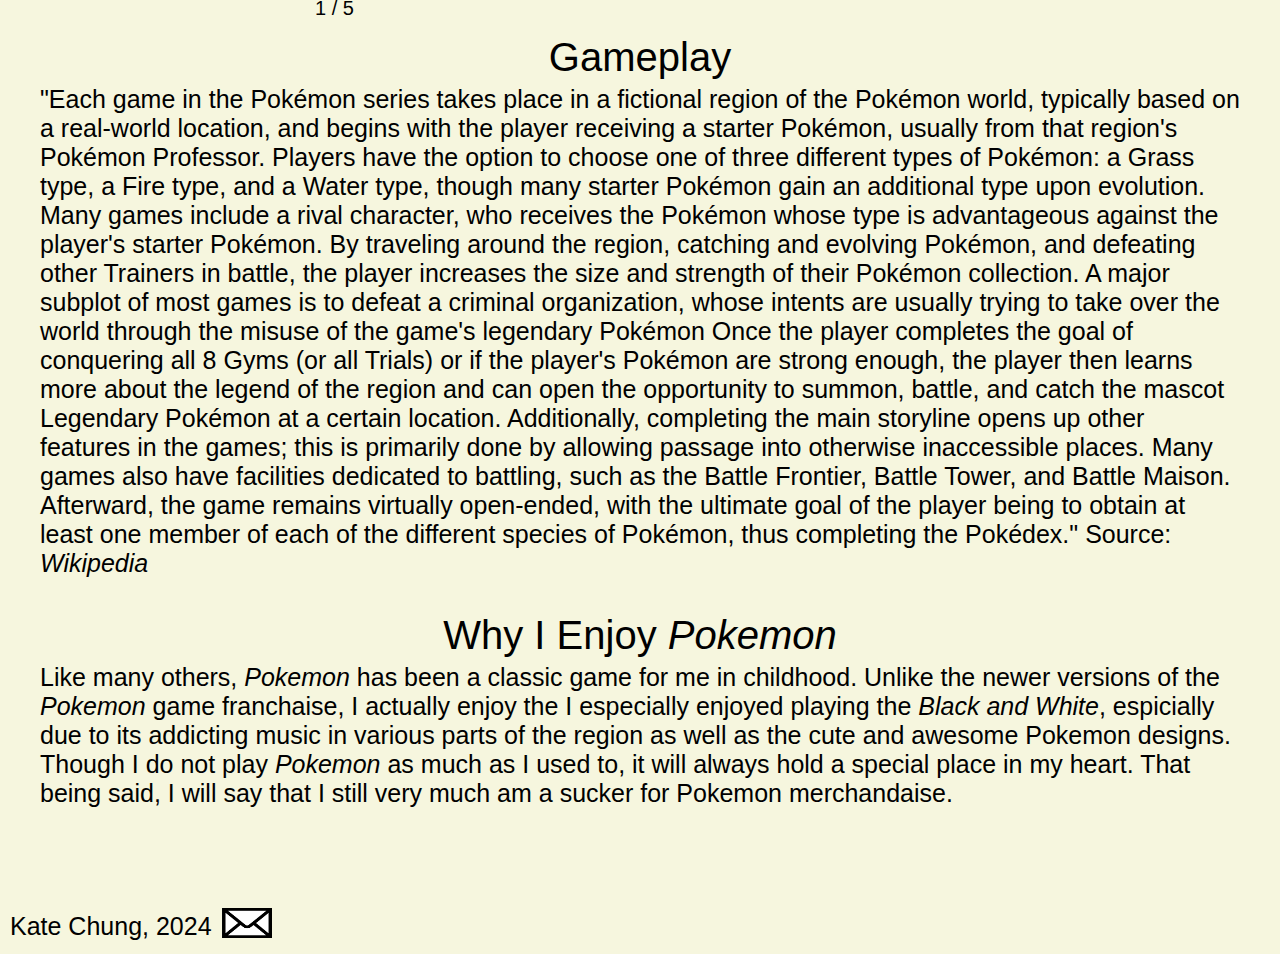
<file: pokemon.html>
<!DOCTYPE html>
<html lang="en">
<head>
    <meta charset="UTF-8">
    <meta name="viewport" content="width=device-width, initial-scale=1.0">
    <link rel="stylesheet" href="css/reset.css">
    <link rel="stylesheet" href="css/style.css">
    <title>Pokemon</title>
</head>
<body>
    <a class = "skip" href = "#main">Skip to Main Content</a>
    <header>
        <nav>
            <ul class = "menu">
                <li><a href = "index.html"><button>Home</button></a></li>
                <li><a href = "games.html"><button>Games</button></a></li>
                <li><a href = "characters.html"><button>Characters</button></a></li>
            </ul>
        </nav>
        <h1>Pokemon</h1>
    </header>
    <main id = "main" class = "main">
        <div class = "pokemon-left"></div>

        <div class = "grid-template">
            <div class = "content-grid">
                <img src = "images/pokemon_main.jpeg" alt = "Pokemon cover splash art">
            </div>

            <div class = "content-grid">
                <h2>Synopsis</h2>
                <p> "Pokémon is a series of video games developed by Game Freak and published by Nintendo and The Pokémon Company under the Pokémon media franchise. It was created by Satoshi Tajiri with assistance from Ken Sugimori, the first games, Pocket Monsters Red and Green, were released in 1996 in Japan for the Game Boy, later released outside of Japan as Pokémon Red Version and Blue Version. The main series of role-playing video games (RPGs), referred as the "core series" by their developers, has continued on each generation of Nintendo's handhelds. The most recently released core series games, Pokémon Scarlet and Violet, were released on November 18, 2022, for the Nintendo Switch. The core games are released in generations, each with different Pokémon, storylines, and characters. Remakes of the games are usually released around a decade after the original versions for the latest console at the time. While the main series consists of RPGs developed by Game Freak, many spin-off games based on the series have been developed by various companies, encompassing other genres such as action role-playing, puzzle, fighting, and digital pet games." Source: <i>Wikipedia</i></p>
            </div>

            <div class = "content-grid">
                <h2>Quick Facts:</h2>
                <ul>
                    <li>Developer: Game Freak</li>
                    <li>Mode: Singleplayer</li>
                    <li>Genre: Team-building adventure game</li>
                </ul>
            </div>

            <div class = "gallery">
                <figure>
                    <div class = "slide">
                        <img src = "images/pokemon_1.jpeg" alt = "Wild pokemon encounter">
                        <figcaption>1 / 5</figcaption>
                    </div>
                </figure>

                <figure>
                    <div class = "slide">
                        <img src = "images/pokemon_2.jpeg" alt = "Wandering in the tall grass in Pokemon">
                        <figcaption>2 / 5</figcaption>
                    </div>
                </figure>

                <figure>
                    <div class = "slide">
                        <img src = "images/pokemon_3.jpeg" alt = "Pokemon gym entrance">
                        <figcaption>3 / 5</figcaption>
                    </div>
                </figure>

                <figure>
                    <div class = "slide">
                        <img src = "images/pokemon_4.jpeg" alt = "Legendary pokemon encounter">
                        <figcaption>4 / 5</figcaption>
                    </div>
                </figure>

                <figure>
                    <div class = "slide">
                        <img src = "images/pokemon_5.jpeg" alt = "Pokemon team view">
                        <figcaption>5 / 5</figcaption>
                    </div>
                </figure>

                <button class="prev" onclick="plusSlides(-1)"><</button>
                <button class="next" onclick="plusSlides(1)">></button>
            </div>

            <div class = "content-grid">
                <h2>Gameplay</h2>
                <p>"Each game in the Pokémon series takes place in a fictional region of the Pokémon world, typically based on a real-world location, and begins with the player receiving a starter Pokémon, usually from that region's Pokémon Professor. Players have the option to choose one of three different types of Pokémon: a Grass type, a Fire type, and a Water type, though many starter Pokémon gain an additional type upon evolution. Many games include a rival character, who receives the Pokémon whose type is advantageous against the player's starter Pokémon. By traveling around the region, catching and evolving Pokémon, and defeating other Trainers in battle, the player increases the size and strength of their Pokémon collection. A major subplot of most games is to defeat a criminal organization, whose intents are usually trying to take over the world through the misuse of the game's legendary Pokémon Once the player completes the goal of conquering all 8 Gyms (or all Trials) or if the player's Pokémon are strong enough, the player then learns more about the legend of the region and can open the opportunity to summon, battle, and catch the mascot Legendary Pokémon at a certain location. Additionally, completing the main storyline opens up other features in the games; this is primarily done by allowing passage into otherwise inaccessible places. Many games also have facilities dedicated to battling, such as the Battle Frontier, Battle Tower, and Battle Maison. Afterward, the game remains virtually open-ended, with the ultimate goal of the player being to obtain at least one member of each of the different species of Pokémon, thus completing the Pokédex." Source: <i>Wikipedia</i></p>
            </div>

            <div class = "content-grid">
                <h2>Why I Enjoy <i>Pokemon</i></h2>
                <p>Like many others, <i>Pokemon</i> has been a classic game for me in childhood. Unlike the newer versions of the <i>Pokemon</i> game franchaise, I actually enjoy the I especially enjoyed playing the <i>Black and White</i>, espicially due to its addicting music in various parts of the region as well as the cute and awesome Pokemon designs. Though I do not play <i>Pokemon</i> as much as I used to, it will always hold a special place in my heart. That being said, I will say that I still very much am a sucker for Pokemon merchandaise.</p>
            </div>
        </div>
        
        <div class = "pokemon-right"></div>
    </main>
</body>
<footer class = "bottom-grid">
    <p>Kate Chung, 2024</p>
    <a href = "mailto:katchu@umich.edu"> <img class = "contact-icon" src = "images/mail_icon.jpeg" alt = "Email icon"> </a>
</footer>
<script src = "js/page.js"> </script>
</html>
</file>
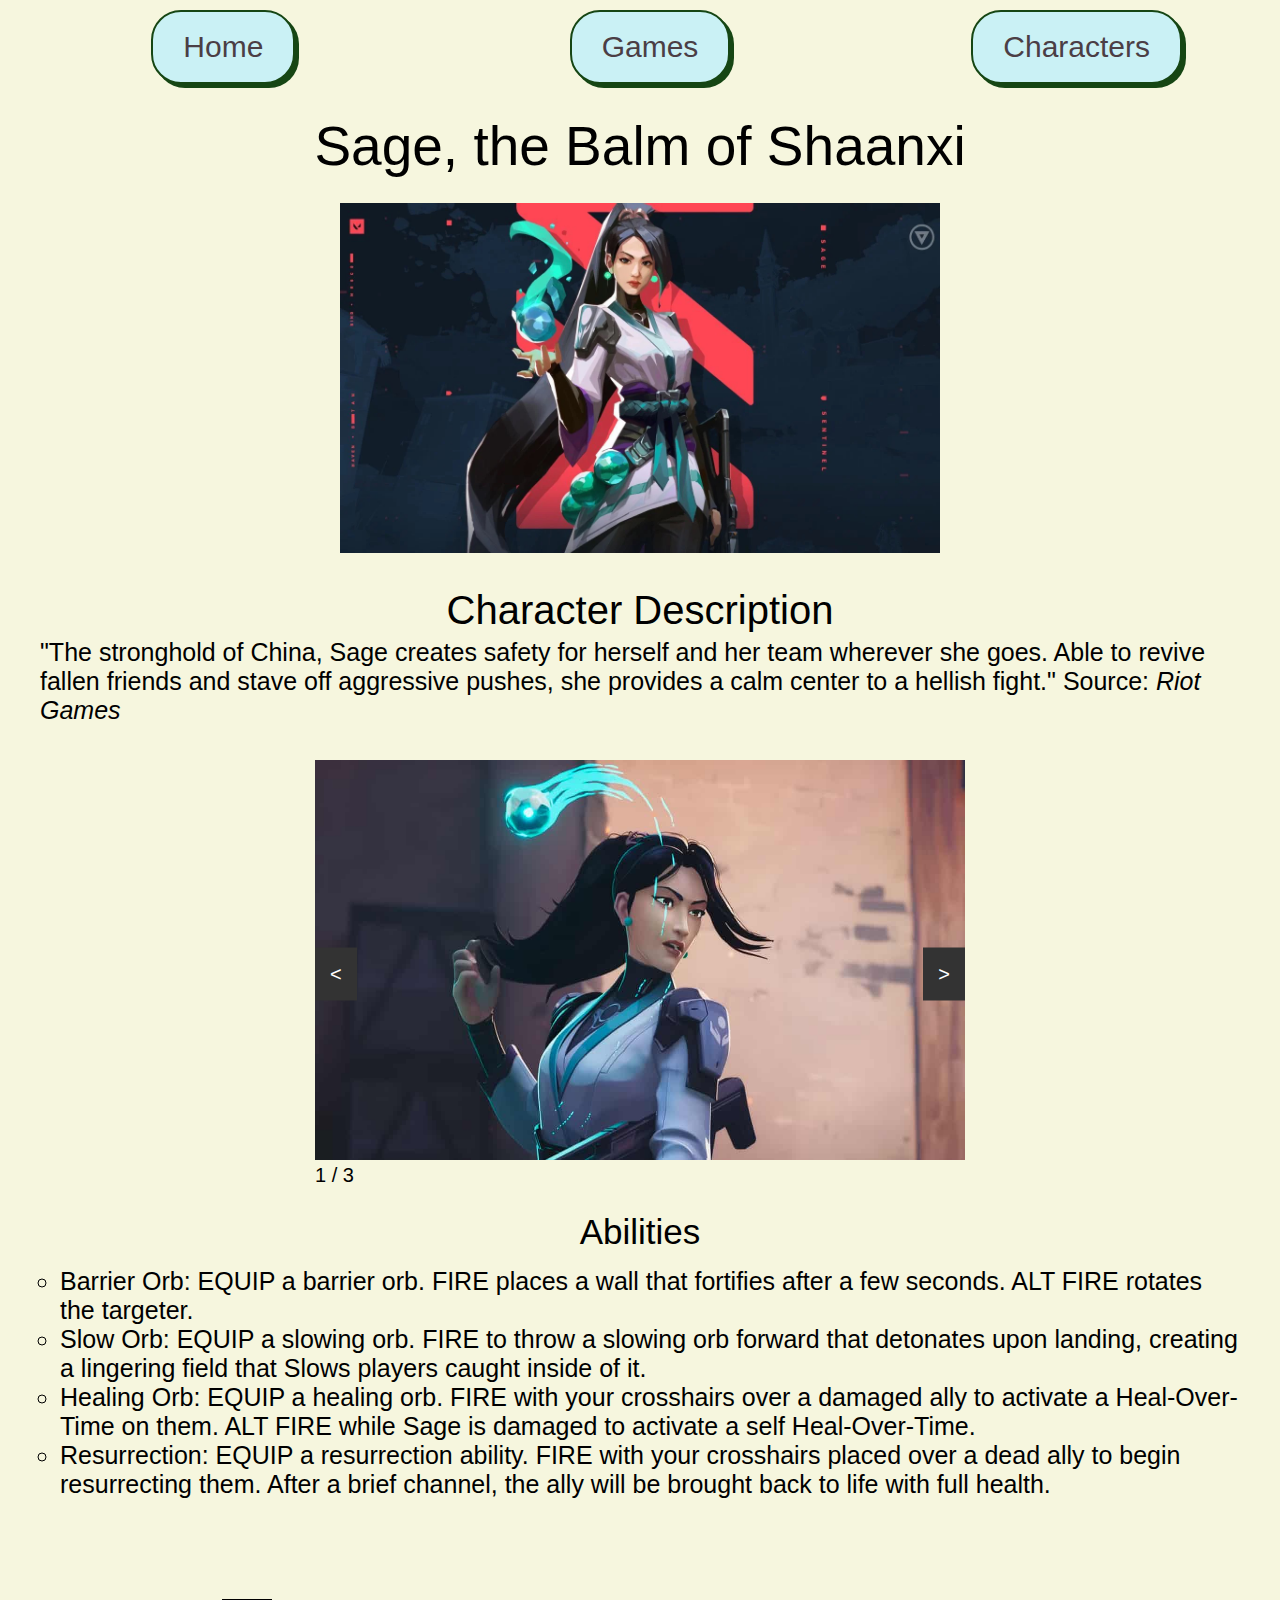
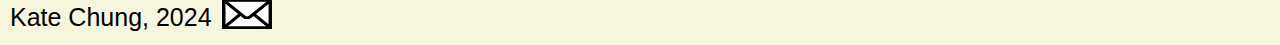
<file: sage.html>
<!DOCTYPE html>
<html lang="en">
<head>
    <meta charset="UTF-8">
    <meta name="viewport" content="width=device-width, initial-scale=1.0">
    <link rel="stylesheet" href="css/reset.css">
    <link rel="stylesheet" href="css/style.css">
    <title>Sage</title>
</head>
<body>
    <a class = "skip" href = "#main">Skip to Main Content</a>
    <header>
        <nav>
            <ul class = "menu">
                <li><a href = "index.html"><button>Home</button></a></li>
                <li><a href = "games.html"><button>Games</button></a></li>
                <li><a href = "characters.html"><button>Characters</button></a></li>
            </ul>
        </nav>
        <h1>Sage, the Balm of Shaanxi</h1>
    </header>
    <main id = "main" class = "main">
        <div class = "sage-left"></div>

        <div class = "grid-template">
            <div class = "content-grid">
                <img src = "images/sage_main.jpeg">
            </div>
            <div class = "content-grid">
                <h2>Character Description</h2>
                <p>"The stronghold of China, Sage creates safety for herself and her team wherever she goes. Able to revive fallen friends and stave off aggressive pushes, she provides a calm center to a hellish fight." Source: <i>Riot Games</i></p>
            </div>

            <div class = "gallery">
                <figure>
                    <div class = "slide">
                        <img src = "images/sage_1.jpeg" alt = "Sage holding her orb">
                        <figcaption>1 / 3</figcaption>
                    </div>
                </figure>

                <figure>
                    <div class = "slide">
                        <img src = "images/sage_2.png" alt = "Sage character selection">
                        <figcaption>2 /3</figcaption>
                    </div>
                </figure>

                <figure>
                    <div class = "slide">
                        <img src = "images/sage_3.jpeg" alt = "Sage in game point of view">
                        <figcaption>3 / 3</figcaption>
                    </div>
                </figure>

                <button class="prev" onclick="plusSlides(-1)"><</button>
                <button class="next" onclick="plusSlides(1)">></button>
            </div>

            <div class = "content-grid facts">
                <h3>Abilities</h3>
                <ul>
                    <li>Barrier Orb: EQUIP a barrier orb. FIRE places a wall that fortifies after a few seconds. ALT FIRE rotates the targeter.</li>
                    <li>Slow Orb: EQUIP a slowing orb. FIRE to throw a slowing orb forward that detonates upon landing, creating a lingering field that Slows players caught inside of it.</li>
                    <li>Healing Orb: EQUIP a healing orb. FIRE with your crosshairs over a damaged ally to activate a Heal-Over-Time on them. ALT FIRE while Sage is damaged to activate a self Heal-Over-Time.</li>
                    <li>Resurrection: EQUIP a resurrection ability. FIRE with your crosshairs placed over a dead ally to begin resurrecting them. After a brief channel, the ally will be brought back to life with full health.</li>
                </ul>
            </div>
        </div>
        <div class = "sage-right"></div>
    </main>
</body>
<footer class = "bottom-grid">
    <p>Kate Chung, 2024</p>
    <a href = "mailto:katchu@umich.edu"> <img class = "contact-icon" src = "images/mail_icon.jpeg" alt = "Email icon"> </a>
</footer>
<script src = "js/page.js"> </script>
</html>
</file>
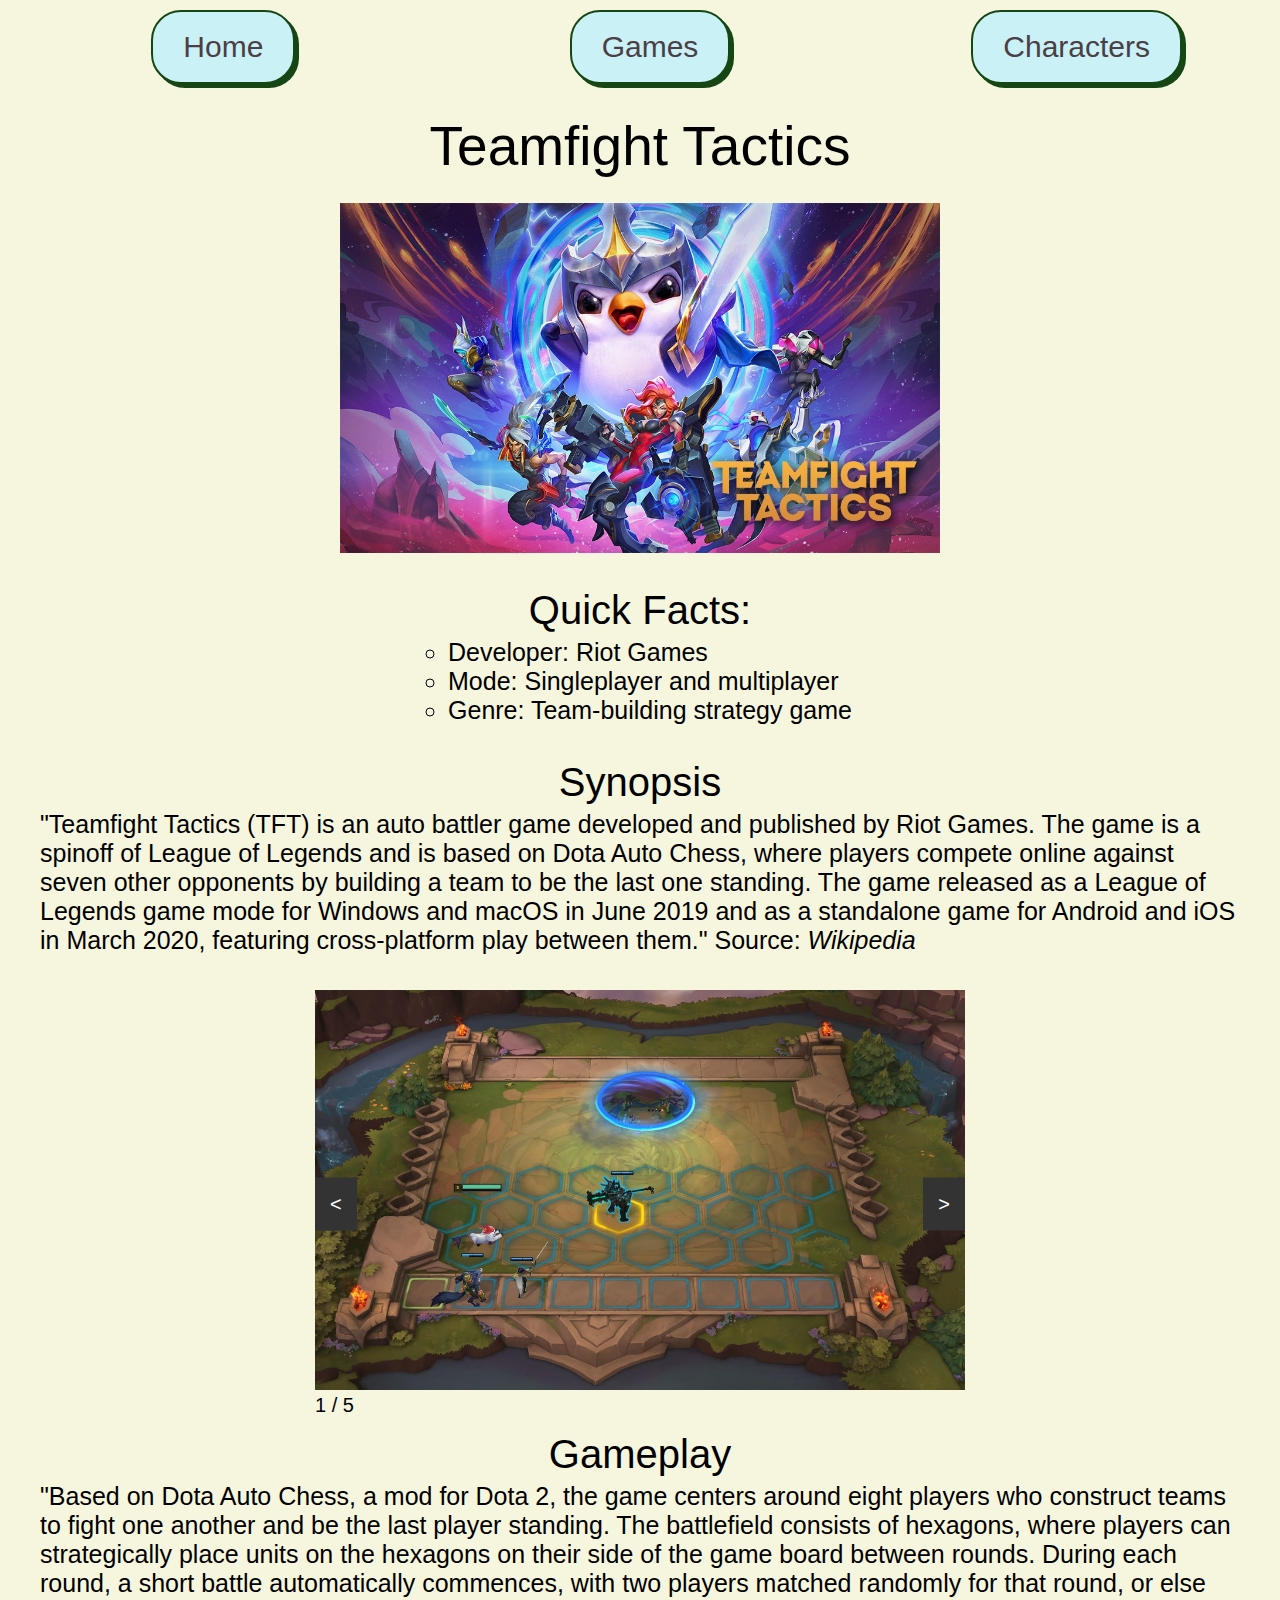
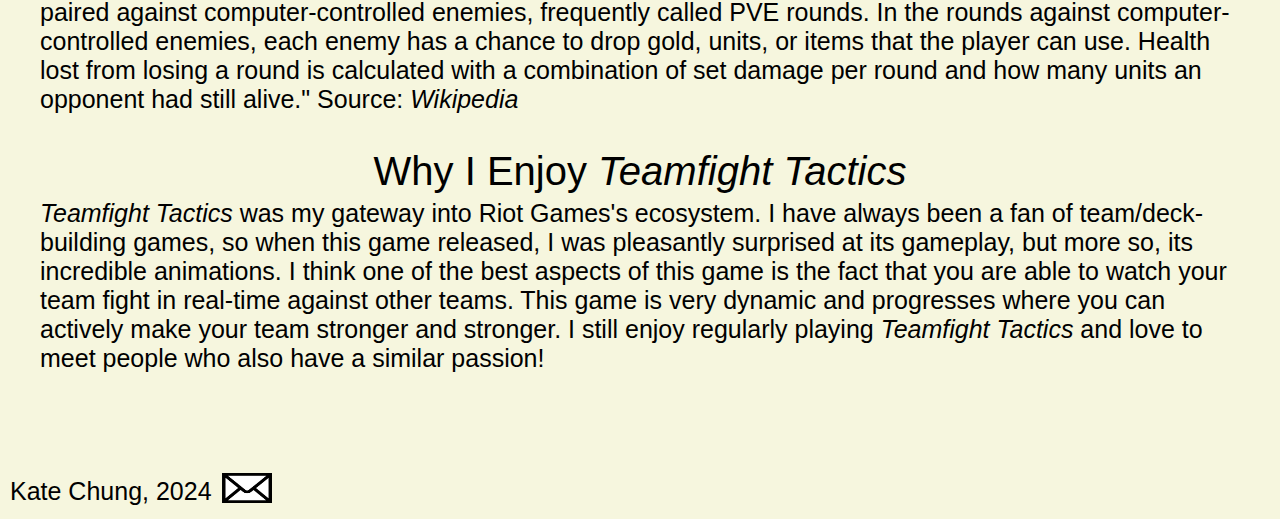
<file: tft.html>
<!DOCTYPE html>
<html lang="en">
<head>
    <meta charset="UTF-8">
    <meta name="viewport" content="width=device-width, initial-scale=1.0">
    <link rel="stylesheet" href="css/reset.css">
    <link rel="stylesheet" href="css/style.css">
    <title>Teamfight Tactics</title>
</head>
<body>
    <a class = "skip" href = "#main">Skip to Main Content</a>
    <header>
        <nav>
            <ul class = "menu">
                <li><a href = "index.html"><button>Home</button></a></li>
                <li><a href = "games.html"><button>Games</button></a></li>
                <li><a href = "characters.html"><button>Characters</button></a></li>
            </ul>
        </nav>
        <h1>Teamfight Tactics</h1>
    </header>
    <main id = "main" class = "main">
        <div class = "tft-left"></div>

        <div class = "grid-template">
            <div class = "content-grid">
                <img src = "images/tft_main.jpeg" alt = "TFT cover splash art">
            </div>

            <div class = "content-grid facts">
                <h2>Quick Facts:</h2>
                <ul>
                    <li>Developer: Riot Games</li>
                    <li>Mode: Singleplayer and multiplayer</li>
                    <li>Genre: Team-building strategy game</li>
                </ul>
            </div>

            <div class = "content-grid">
                <h2>Synopsis</h2>
                <p>"Teamfight Tactics (TFT) is an auto battler game developed and published by Riot Games. The game is a spinoff of League of Legends and is based on Dota Auto Chess, where players compete online against seven other opponents by building a team to be the last one standing. The game released as a League of Legends game mode for Windows and macOS in June 2019 and as a standalone game for Android and iOS in March 2020, featuring cross-platform play between them." Source: <i>Wikipedia</i></p>
            </div>

            <div class = "gallery">
                <figure>
                    <div class = "slide">
                        <img src = "images/tft_1.jpg" alt = "Teamfight Tactics beginning board">
                        <figcaption>1 / 5</figcaption>
                    </div>
                </figure>

                <figure>
                    <div class = "slide">
                        <img src = "images/tft_2.png" alt = "Teamfight Tactics battle">
                        <figcaption>2 / 5</figcaption>
                    </div>
                </figure>

                <figure>
                    <div class = "slide">
                        <img src = "images/tft_3.jpeg" alt = "Teamfight Tactics carousel">
                        <figcaption>3 / 5</figcaption>
                    </div>
                </figure>

                <figure>
                    <div class = "slide">
                        <img src = "images/tft_4.png" alt = "Teamfight Tactics loading screen">
                        <figcaption>4 / 5</figcaption>
                    </div>
                </figure>

                <figure>
                    <div class = "slide">
                        <img src = "images/tft_5.jpeg" alt = "Teamfight Tactics character shop">
                        <figcaption>5 / 5</figcaption>
                    </div>
                </figure>

                <button class="prev" onclick="plusSlides(-1)"><</button>
                <button class="next" onclick="plusSlides(1)">></button>
            </div>

            <div class = "content-grid">
                <h2>Gameplay</h2>
                <p>"Based on Dota Auto Chess, a mod for Dota 2, the game centers around eight players who construct teams to fight one another and be the last player standing. The battlefield consists of hexagons, where players can strategically place units on the hexagons on their side of the game board between rounds. During each round, a short battle automatically commences, with two players matched randomly for that round, or else paired against computer-controlled enemies, frequently called PVE rounds. In the rounds against computer-controlled enemies, each enemy has a chance to drop gold, units, or items that the player can use. Health lost from losing a round is calculated with a combination of set damage per round and how many units an opponent had still alive." Source: <i>Wikipedia</i></p>
            </div>

            <div class = "content-grid">
                <h2>Why I Enjoy <i>Teamfight Tactics</i></h2>
                <p><i>Teamfight Tactics</i> was my gateway into Riot Games's ecosystem. I have always been a fan of team/deck-building games, so when this game released, I was pleasantly surprised at its gameplay, but more so, its incredible animations. I think one of the best aspects of this game is the fact that you are able to watch your team fight in real-time against other teams. This game is very dynamic and progresses where you can actively make your team stronger and stronger. I still enjoy regularly playing <i>Teamfight Tactics</i> and love to meet people who also have a similar passion!</p>
            </div>
        </div>
        <div class = "tft-right"></div>
    </main>
</body>
<footer class = "bottom-grid">
    <p>Kate Chung, 2024</p>
    <a href = "mailto:katchu@umich.edu"> <img class = "contact-icon" src = "images/mail_icon.jpeg" alt = "Email icon"> </a>
</footer>
<script src = "js/page.js"> </script>
</html>
</file>
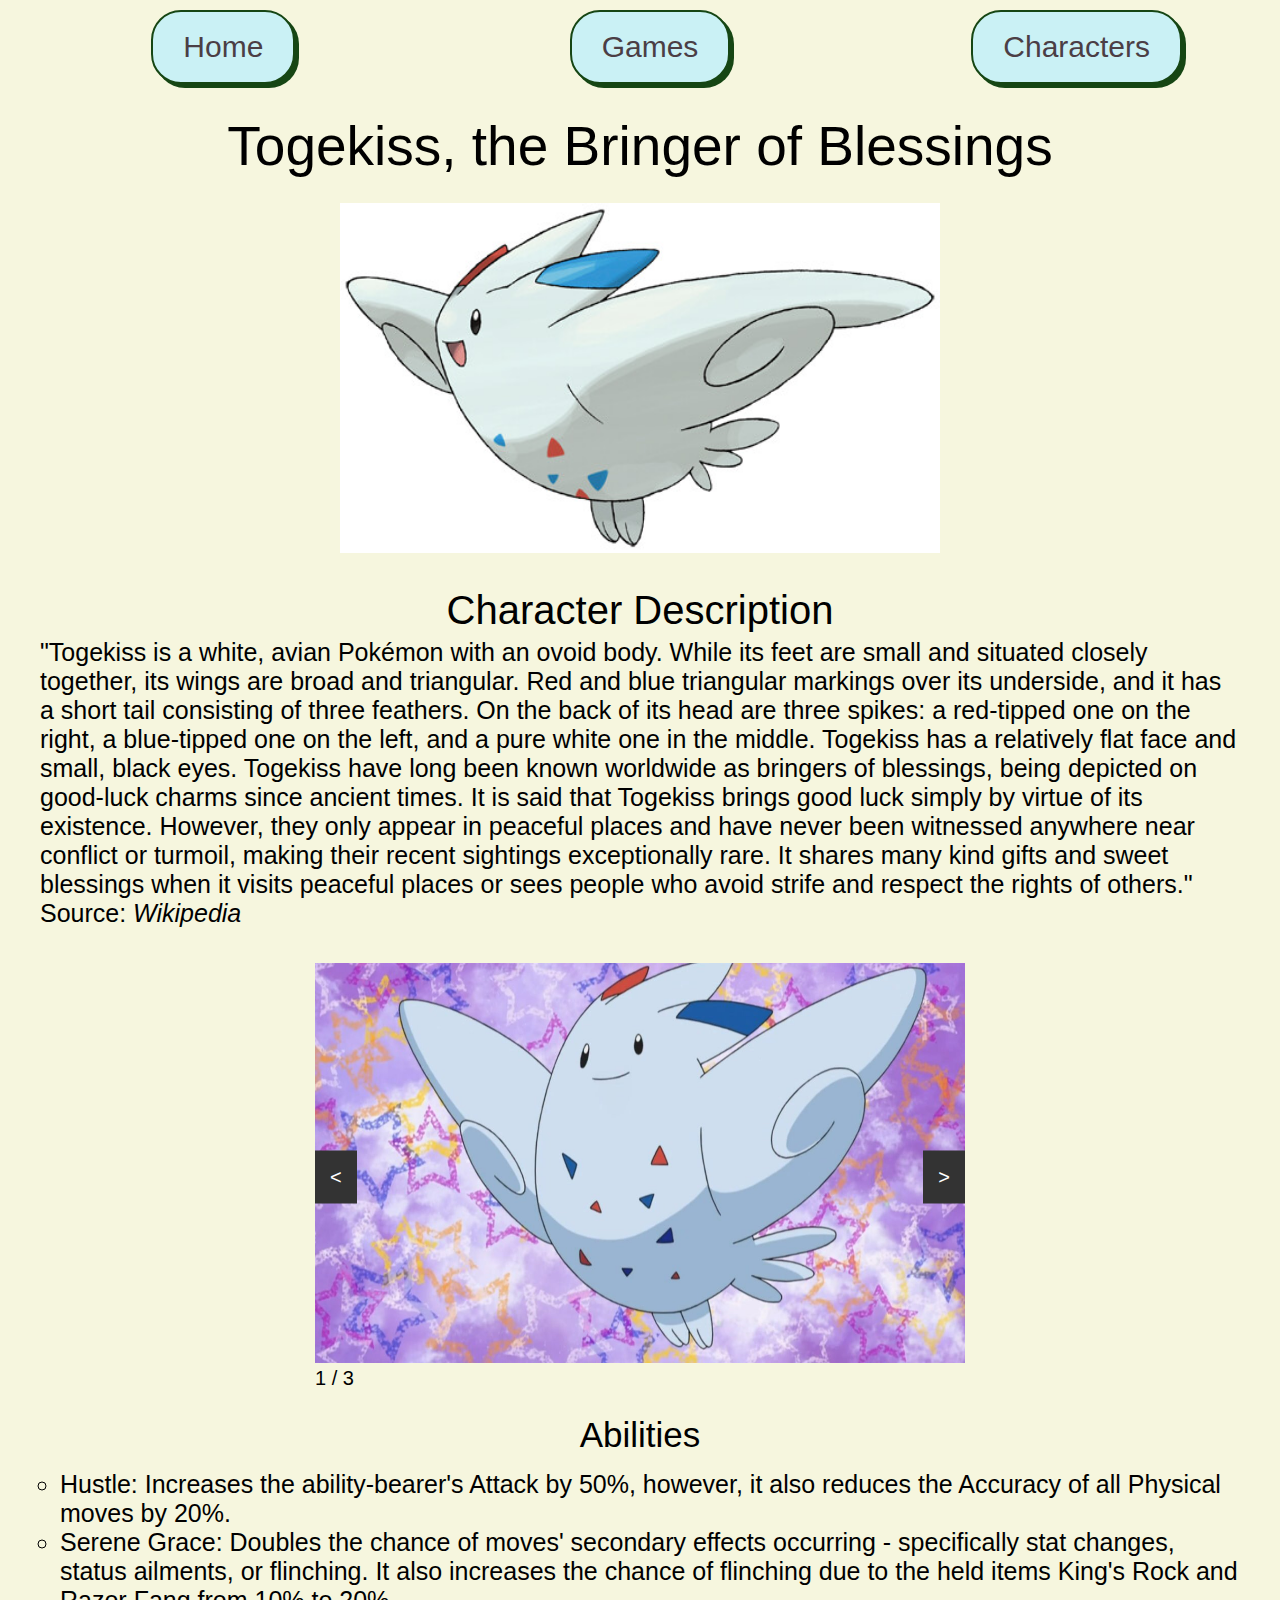
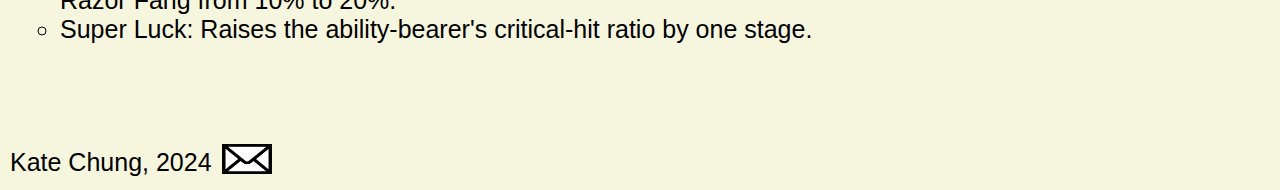
<file: togekiss.html>
<!DOCTYPE html>
<html lang="en">
<head>
    <meta charset="UTF-8">
    <meta name="viewport" content="width=device-width, initial-scale=1.0">
    <link rel="stylesheet" href="css/reset.css">
    <link rel="stylesheet" href="css/style.css">
    <title>Togekiss</title>
</head>
<body>
    <a class = "skip" href = "#main">Skip to Main Content</a>
    <header>
        <nav>
            <ul class = "menu">
                <li><a href = "index.html"><button>Home</button></a></li>
                <li><a href = "games.html"><button>Games</button></a></li>
                <li><a href = "characters.html"><button>Characters</button></a></li>
            </ul>
        </nav>
        <h1>Togekiss, the Bringer of Blessings</h1>
    </header>
    <main id = "main" class = "main">
        <div class = "togekiss-left"></div>

        <div class = "grid-template">
            <div class = "content-grid">
                <img src = "images/togekiss_main.jpeg">
            </div>
            <div class = "content-grid">
                <h2>Character Description</h2>
                <p>"Togekiss is a white, avian Pokémon with an ovoid body. While its feet are small and situated closely together, its wings are broad and triangular. Red and blue triangular markings over its underside, and it has a short tail consisting of three feathers. On the back of its head are three spikes: a red-tipped one on the right, a blue-tipped one on the left, and a pure white one in the middle. Togekiss has a relatively flat face and small, black eyes. Togekiss have long been known worldwide as bringers of blessings, being depicted on good-luck charms since ancient times. It is said that Togekiss brings good luck simply by virtue of its existence. However, they only appear in peaceful places and have never been witnessed anywhere near conflict or turmoil, making their recent sightings exceptionally rare. It shares many kind gifts and sweet blessings when it visits peaceful places or sees people who avoid strife and respect the rights of others." Source: <i>Wikipedia</i></p>
            </div>

            <div class = "gallery">
                <figure>
                    <div class = "slide">
                        <img src = "images/togekiss_1.jpeg" alt = "Togekiss standing">
                        <figcaption>1 / 3</figcaption>
                    </div>
                </figure>

                <figure>
                    <div class = "slide">
                        <img src = "images/togekiss_2.jpeg" alt = "Mega evolution Togekiss">
                        <figcaption>2 / 3</figcaption>
                    </div>
                </figure>

                <figure>
                    <div class = "slide">
                        <img src = "images/togekiss_3.jpeg" alt = "Togekiss in battle">
                        <figcaption>3 / 3</figcaption>
                    </div>
                </figure>

                <button class="prev" onclick="plusSlides(-1)"><</button>
                <button class="next" onclick="plusSlides(1)">></button>
            </div>

            <div class = "content-grid facts">
                <h3>Abilities</h3>
                <ul>
                    <li>Hustle: Increases the ability-bearer's Attack by 50%, however, it also reduces the Accuracy of all Physical moves by 20%.</li>
                    <li>Serene Grace: Doubles the chance of moves' secondary effects occurring - specifically stat changes, status ailments, or flinching. It also increases the chance of flinching due to the held items King's Rock and Razor Fang from 10% to 20%.</li>
                    <li>Super Luck: Raises the ability-bearer's critical-hit ratio by one stage.</li>
                </ul>
            </div>
        </div>

        <div class = "togekiss-right"></div>
    </main>
</body>
<footer class = "bottom-grid">
    <p>Kate Chung, 2024</p>
    <a href = "mailto:katchu@umich.edu"> <img class = "contact-icon" src = "images/mail_icon.jpeg" alt = "Email icon"> </a>
</footer>
<script src = "js/page.js"> </script>
</html>
</file>
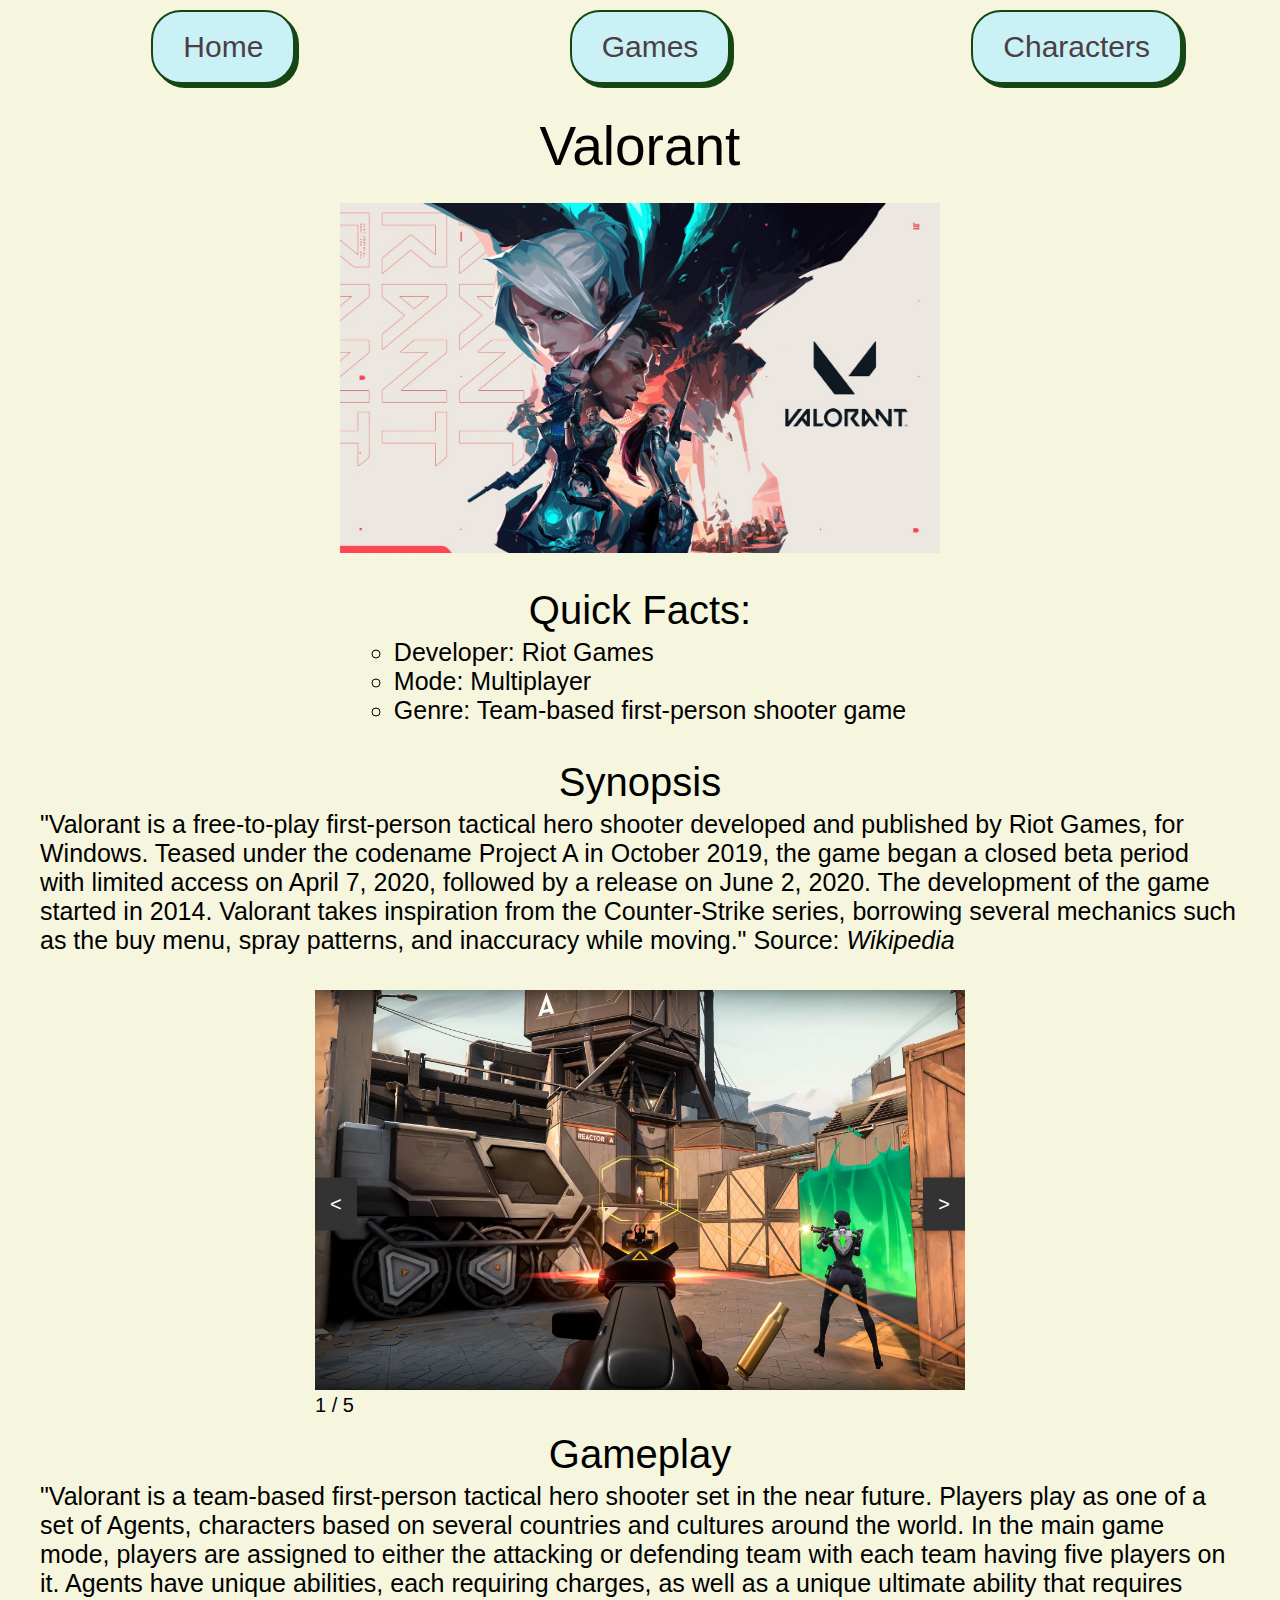
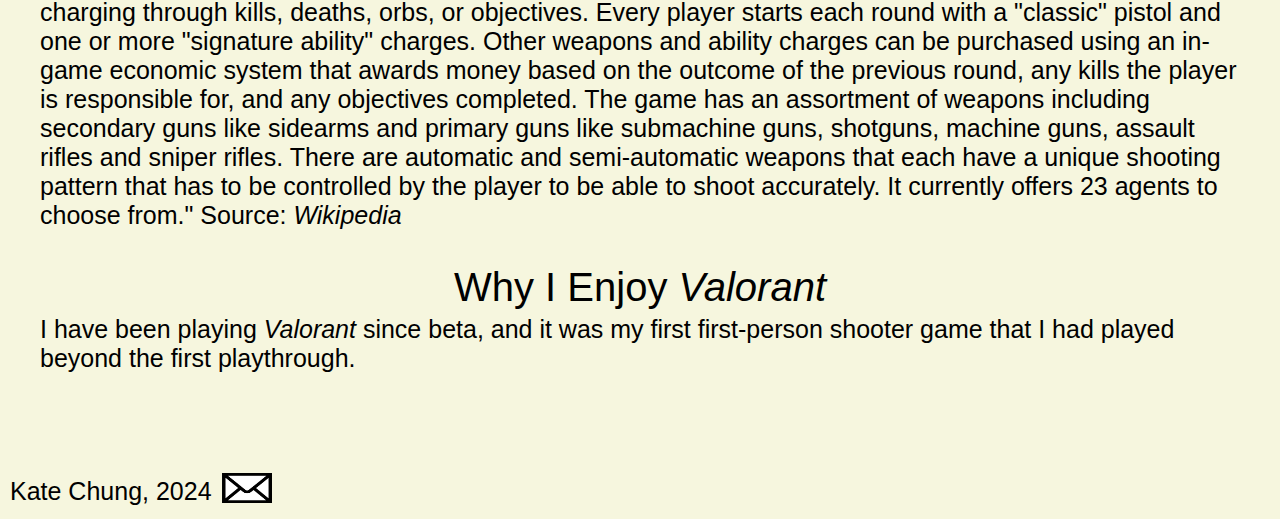
<file: valorant.html>
<!DOCTYPE html>
<html lang="en">
<head>
    <meta charset="UTF-8">
    <meta name="viewport" content="width=device-width, initial-scale=1.0">
    <link rel="stylesheet" href="css/reset.css">
    <link rel="stylesheet" href="css/style.css">
    <title>Valorant</title>
</head>
<body>
    <a class = "skip" href = "#main">Skip to Main Content</a>
    <header>
        <nav>
            <ul class = "menu">
                <li><a href = "index.html"><button>Home</button></a></li>
                <li><a href = "games.html"><button>Games</button></a></li>
                <li><a href = "characters.html"><button>Characters</button></a></li>
            </ul>
        </nav>
        <h1>Valorant</h1>
    </header>
    <main id = "main" class = "main">
        <div class = "valorant-left"></div>

        <div class = "grid-template">
            <div class = "content-grid">
                <img src = "images/valorant_main.jpeg" alt = "Valorant cover splash art">
            </div>

            <div class = "content-grid">
                <h2>Quick Facts:</h2>
                <ul>
                    <li>Developer: Riot Games</li>
                    <li>Mode: Multiplayer</li>
                    <li>Genre: Team-based first-person shooter game</li>
                </ul>
            </div>

            <div class = "content-grid">
                <h2>Synopsis</h2>
                <p>"Valorant is a free-to-play first-person tactical hero shooter developed and published by Riot Games, for Windows. Teased under the codename Project A in October 2019, the game began a closed beta period with limited access on April 7, 2020, followed by a release on June 2, 2020. The development of the game started in 2014. Valorant takes inspiration from the Counter-Strike series, borrowing several mechanics such as the buy menu, spray patterns, and inaccuracy while moving." Source: <i>Wikipedia</i></p>
            </div>

            <div class = "gallery">
                <figure>
                    <div class = "slide">
                        <img src = "images/valo_1.jpeg" alt = "Valorant scoping">
                        <figcaption>1 / 5</figcaption>
                    </div>
                </figure>

                <figure>
                    <div class = "slide">
                        <img src = "images/valo_2.jpeg" alt = "Valorant shop">
                        <figcaption>2 / 5</figcaption>
                    </div>
                </figure>

                <figure>
                    <div class = "slide">
                        <img src = "images/valo_3.jpeg" alt = "Valorant player kill">
                        <figcaption>3 / 5</figcaption>
                    </div>
                </figure>

                <figure>
                    <div class = "slide">
                        <img src = "images/valo_4.jpeg" alt = "Valorant character shooting">
                        <figcaption>4 / 5</figcaption>
                    </div>
                </figure>

                <figure>
                    <div class = "slide">
                        <img src = "images/valo_5.jpeg" alt = "Valorant charcter selection">
                        <figcaption>5 / 5</figcaption>
                    </div>
                </figure>

                <button class="prev" onclick="plusSlides(-1)"><</button>
                <button class="next" onclick="plusSlides(1)">></button>
            </div>

            <div class = "content-grid">
                <h2>Gameplay</h2>
                <p>"Valorant is a team-based first-person tactical hero shooter set in the near future. Players play as one of a set of Agents, characters based on several countries and cultures around the world. In the main game mode, players are assigned to either the attacking or defending team with each team having five players on it. Agents have unique abilities, each requiring charges, as well as a unique ultimate ability that requires charging through kills, deaths, orbs, or objectives. Every player starts each round with a "classic" pistol and one or more "signature ability" charges. Other weapons and ability charges can be purchased using an in-game economic system that awards money based on the outcome of the previous round, any kills the player is responsible for, and any objectives completed. The game has an assortment of weapons including secondary guns like sidearms and primary guns like submachine guns, shotguns, machine guns, assault rifles and sniper rifles. There are automatic and semi-automatic weapons that each have a unique shooting pattern that has to be controlled by the player to be able to shoot accurately. It currently offers 23 agents to choose from." Source: <i>Wikipedia</i></p>
            </div>

            <div class = "content-grid">
                <h2>Why I Enjoy <i>Valorant</i></h2>
                <p>I have been playing <i>Valorant</i> since beta, and it was my first first-person shooter game that I had played beyond the first playthrough. </p>
            </div>
        </div>

        <div class = "valorant-right"></div>
    </main>
</body>
<footer class = "bottom-grid">
    <p>Kate Chung, 2024</p>
    <a href = "mailto:katchu@umich.edu"> <img class = "contact-icon" src = "images/mail_icon.jpeg" alt = "Email icon"> </a>
</footer>
<script src = "js/page.js"> </script>
</html>
</file>
<file: css/style.css>
html {
    background-color: #f6f6de;
    font-family: 'Gill Sans', Arial;
}

.skip {
    position: absolute;
    overflow: hidden;
    top: auto;
    width: 1px;
    height: 1px;
    font-size: 20px;
}

.skip:focus {
    position: static;
    width: auto;
    height: auto;
    top: auto;
    border: 2px solid #000000;
}

h1 {
    font-size: 35px;
    margin-left: 10px;
    margin-right: 10px;
    margin-bottom: 25px;
    text-align: center;
}

h2 {
    font-size: 30px;
    margin-left: 10px;
}

div h2 {
    margin-left: 0px;
}

.content-grid h2 {
    text-align: center;
}

h3 {
    font-size: 25px;
    margin-left: 10px;
    margin: 10px;
}

p {
    font-size: 20px;
    margin-left: 10px;
    margin-right: 10px;
}

li {
    font-size: 20px;
    margin-left: 30px;
    list-style: circle;
    margin-right: 10px;
}

a {
    font-size: 20px;
    text-decoration: none;
    color: #4b3e45;
}

footer {
    margin-top: 80px;
    margin-bottom: 10px;
}

figcaption {
    font-size: 15px;
}

.menu {
    display: grid;
    grid-template-columns: 1fr 1fr 1fr; 
    margin-bottom: 30px;
    margin-top: 10px;
    align-items: center;
    justify-content: center;
    justify-items: center;
}

ul.menu li {
    list-style-type: none;
}

.menu button {
    background-color: #caf1f5;
    border: 2px solid #164614;
    border-radius: 30px;
    box-shadow: #164614 4px 4px 0 0;
    color: #4b3e45;
    cursor: pointer;
    display: block;
    font-weight: 500;
    font-size: 15px;
    padding: 0px 10px;
    line-height: 50px;
    text-align: center;
    text-decoration: none;
    user-select: none;
    -webkit-user-select: none;
    touch-action: manipulation;
}

.menu button:hover {
    border: 2px solid #164614;
    background-color: #f5cae0;
}

.menu button:active {
    transform: translate(3px, 3px);
}

button:hover {
    border: 2px solid #164614;
    background-color: #f5cae0;
}

button:active {
    transform: translate(.05px, .05px);
}

.menu button a {
    display: block;
}

.active {
    background-color: #f5cae0;
}

img {
    width: 300px;
    height: 180px;
}

.grid-template {
    display: grid;
    grid-template-columns: 1fr;
    grid-gap: 15px;
    align-items: center;
    margin-left: 20px;
    margin-right: 20px;
    margin-bottom: 50px;
    justify-items: center;
}

.content-grid {
    display: grid;
    grid-template-columns: 1fr;
    grid-gap: 5px;
    align-items: center;
    margin-left: 10px;
    margin-right: 10px;
    margin-bottom: 20px;
    justify-items: center;
}

.option-hover {
    transform: translate(3px, 3px);
}

.example_b {
    color: #fff !important;
    text-transform: uppercase;
    text-decoration: none;
    padding: 0px;
    display: inline-block;
    border: none;
    transition: all 0.4s ease 0s;
}

.example_b:hover {
    text-shadow: 0px 0px 6px rgba(255, 255, 255, 1);
    box-shadow: 0px 5px 40px -10px rgba(0,0,0,0.57);
    -webkit-box-shadow: 0px 5px 40px -10px rgba(0,0,0,0.57);
    -moz-box-shadow: 0px 5px 40px -10px rgba(0,0,0,0.57);
    transition: all 0.4s ease 0s;
}

div.game-div h2 {
    box-shadow: inset 0 0 0 0 #4095d2;
    padding: 0 .25rem;
    margin: 0 -.25rem;
    transition: color .3s ease-in-out, box-shadow .3s ease-in-out;
}

div.game-div h2:hover {
    color: #fff;
    box-shadow: inset 380px 0 0 0 #4095d2;
}

div.home-game h2 {
    box-shadow: inset 0 0 0 0 #4095d2;
    padding: 0 .25rem;
    margin: 0 -.25rem;
    transition: color .3s ease-in-out, box-shadow .3s ease-in-out;
}

div.home-game h2:hover {
    color: #fff;
    box-shadow: inset 250px 0 0 0 #4095d2;
}

div.character-div h2 {
    box-shadow: inset 0 0 0 0 #b65375;
    padding: 0 .25rem;
    margin: 0 -.25rem;
    transition: color .3s ease-in-out, box-shadow .3s ease-in-out;
}

div.character-div h2:hover {
    color: #fff;
    box-shadow: inset 300px 0 0 0 #b65375;
}

div.home-characters h2 {
    box-shadow: inset 0 0 0 0 #b65375;
    padding: 0 .25rem;
    margin: 0 -.25rem;
    transition: color .3s ease-in-out, box-shadow .3s ease-in-out;
}

div.home-characters h2:hover {
    color: #fff;
    box-shadow: inset 250px 0 0 0 #b65375;
}

.contact-icon {
    width: 30px;
    height: 20px;
}

.bottom-grid {
    display: flex;
    flex-direction: row;
    align-items: center;
    justify-content: flex-start;
}

.gallery {
    position: relative;
    margin: auto;
}

.slide {
    display: none;
}

.fade {
    animation: fade 1.5s ease-out infinite;
}

@keyframes fade {
    0% { opacity: 0; }
    25% { opacity: 1; }
    75% { opacity: 1; }
    100% { opacity: 0; }
}

.prev, .next {
    position: absolute;
    top: 50%;
    transform: translateY(-50%);
    padding: 10px;
    background-color: #333;
    color: #fff;
    border: none;
    cursor: pointer;
}

.prev {
    left: 0;
}

.next {
    right: 0;
}

.slide img {
    width: 350px;
    height: 200px;
}

.computer-border {
    border-image: url("../images/computer_border.jpeg") 30 round;
}

@media screen and (min-width: 750px) {
    .menu button {
        font-size: 30px;
        padding: 10px 30px;
    }

    h1 {
        font-size: 55px;
    }
    
    h2 {
        font-size: 40px;
    }
    
    h3 {
        font-size: 35px;
    }
    
    p {
        font-size: 25px;
    }
    
    li {
        font-size: 25px;
    }
    
    a {
        font-size: 25px;
    }

    img {
        width: 600px;
        height: 350px;
    }

    .prev, .next {
        padding: 15px;
        font-size: 20px;
    }

    .slide img {
        width: 650px;
        height: 400px;
    }

    .games {
        display: grid;
        grid-template-columns: 1fr 1fr;
    }

    .game-cover {
        width: 350px;
        height: 220px;
    }

    .contact-icon {
        width: 50px;
        height: 30px;
    }

    figcaption {
        font-size: 20px;
    }
}

@media screen and (min-width: 1300px) {
    .main {
        display: grid;
        grid-template-columns: .5fr 3fr .5fr;
    }

    .menu button {
        font-size: 35px;
        padding: 10px 30px;
    }

    h1 {
        font-size: 55px;
    }
    
    h2 {
        font-size: 45px;
    }
    
    h3 {
        font-size: 35px;
    }
    
    p {
        font-size: 30px;
    }
    
    li {
        font-size: 30px;
    }
    
    a {
        font-size: 30px;
    }

    img {
        width: 650px;
        height: 400px;
    }

    figcaption {
        font-size: 25px;
    }

    .prev, .next {
        padding: 15px;
        font-size: 20px;
    }

    .slide img {
        width: 800px;
        height: 480px;
    }

    .grid-template {
        grid-column: 2/2;
        margin: 20px;
    }

    .game-cover {
        width: 400px;
        height: 250px;
    }

    .games {
        display: grid;
        grid-template-columns: 1fr 1fr 1fr;
    }

    .contact-icon {
        width: 60px;
        height: 40px;
    }

    .bard-left {
        grid-template-columns: 1/1;
        background-color: #fbe87f;
    }

    .bard-right {
        grid-template-columns: 3/-1;
        background-color: #45af87;
    }

    .fu-xuan-left {
        grid-template-columns: 1/1;
        background-color: #c56fce;
    }

    .fu-xuan-right {
        grid-template-columns: 3/-1;
        background-color: #ffe6f3;
    }

    .honkai-left {
        grid-template-columns: 1/1;
        background-color: #164bb2;
    }

    .honkai-right {
        grid-template-columns: 3/-1;
        background-color: #164bb2;
    }

    .kirby-left {
        grid-template-columns: 1/1;
        background-color: #fe74a7;
    }

    .kirby-right {
        grid-template-columns: 3/-1;
        background-color: #fe74a7;
    }

    .league-left {
        grid-template-columns: 1/1;
        background-color: #38628e;
    }

    .league-right {
        grid-template-columns: 3/-1;
        background-color: #ebc853;
    }

    .moira-left {
        grid-template-columns: 1/1;
        background-color: #411c55;
    }

    .moira-right {
        grid-template-columns: 3/-1;
        background-color: #e3d161
    }

    .overwatch-left {
        grid-template-columns: 1/1;
        background-color: white;
    }

    .overwatch-right {
        grid-template-columns: 3/-1;
        background-color: #f16517;
    }

    .pokemon-left {
        grid-template-columns: 1/1;
        background-color: #f83f31;
    }

    .pokemon-right {
        grid-template-columns: 3/-1;
        background-color: white;
    }

    .sage-left {
        grid-template-columns: 1/1;
        background-color: #007c8f;
    }

    .sage-right {
        grid-template-columns: 3/-1;
        background-color: #62f1f6;
    }

    .tft-left {
        grid-template-columns: 1/1;
        background-color: #edab3f;
    }

    .tft-right {
        grid-template-columns: 3/-1;
        background-color: #edab3f;
    }

    .togekiss-left {
        grid-template-columns: 1/1;
        background-color: #3297d5;
    }

    .togekiss-right {
        grid-template-columns: 3/-1;
        background-color: #b84b3c;
    }

    .valorant-left {
        grid-template-columns: 1/1;
        background-color: black;
    }

    .valorant-right {
        grid-template-columns: 3/-1;
        background-color: #fe4654;
    }
}

@media screen and (prefers-reduced-motion: reduce){
    .example_b, .example_b:hover, div.character-div h2, div.home-characters h2,  div.home-game h2, div.game-div h2 {
        transition: none;
    }
}
</file>
